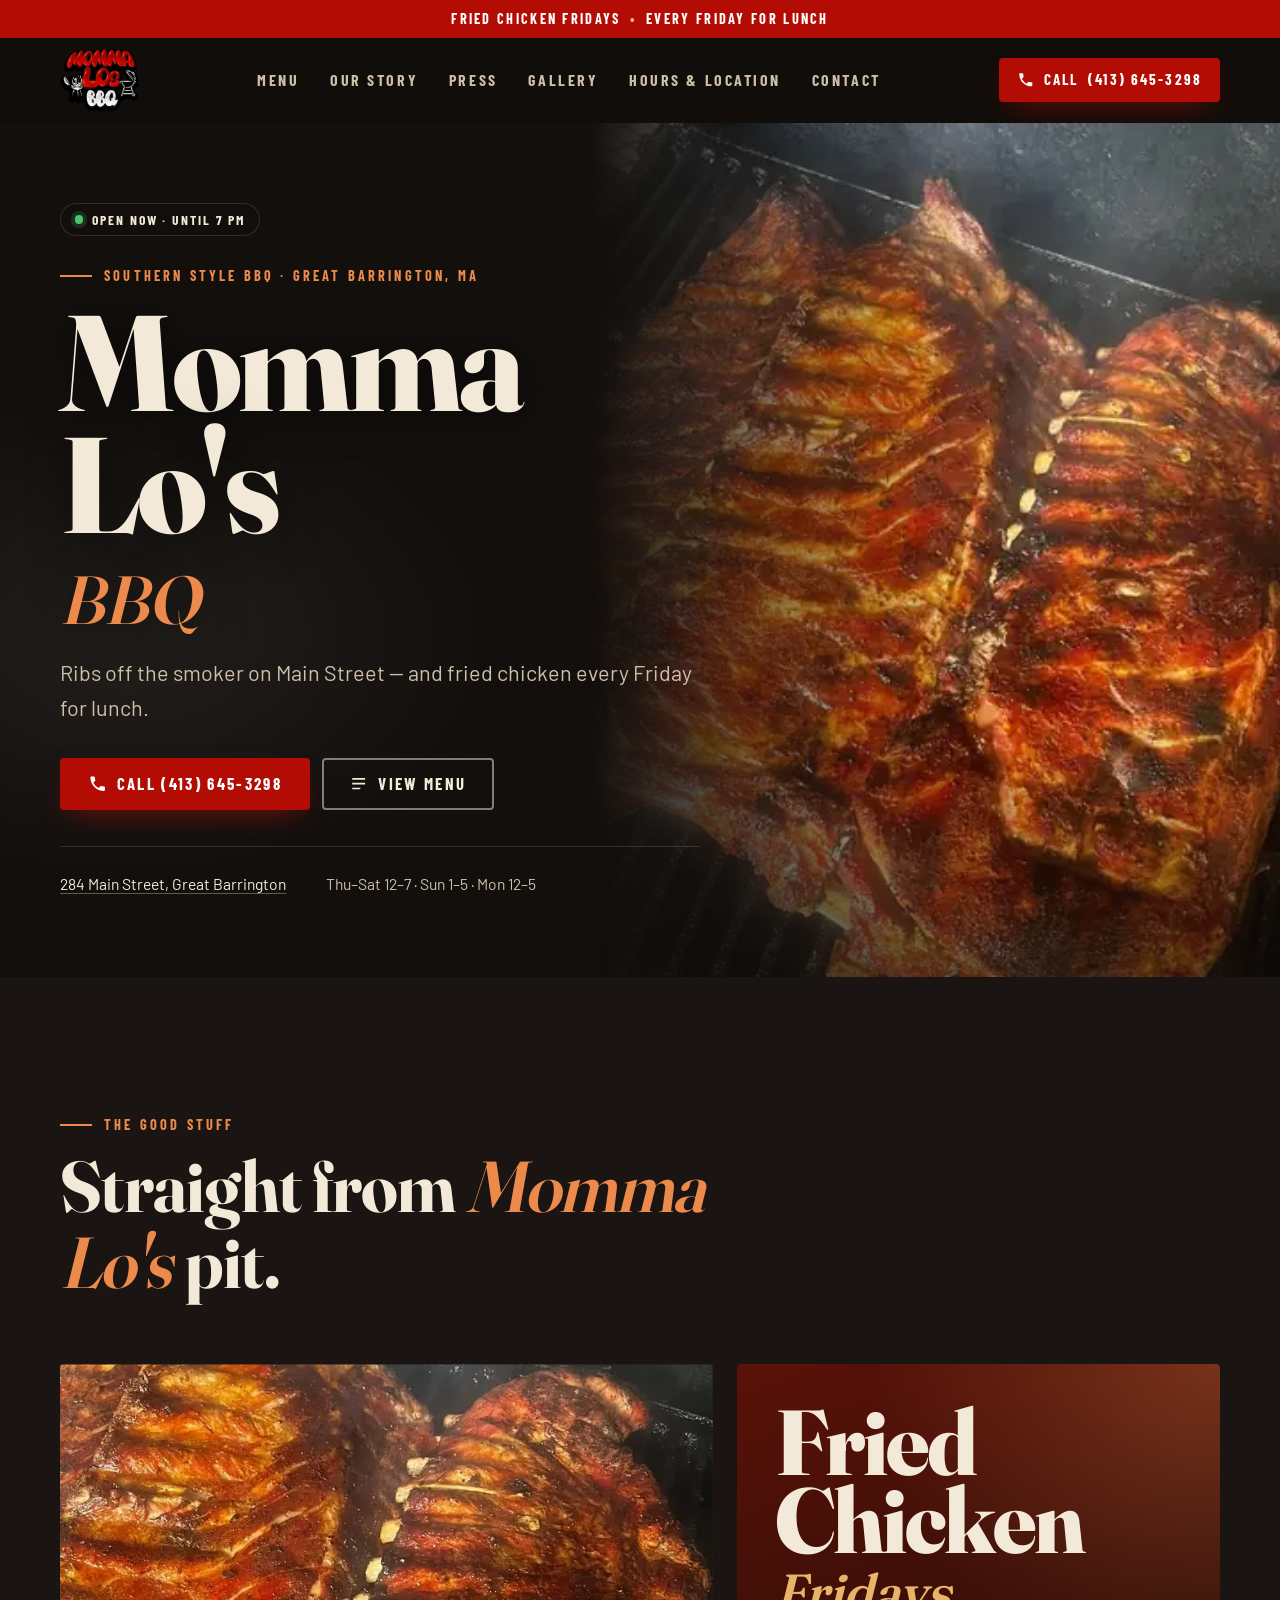
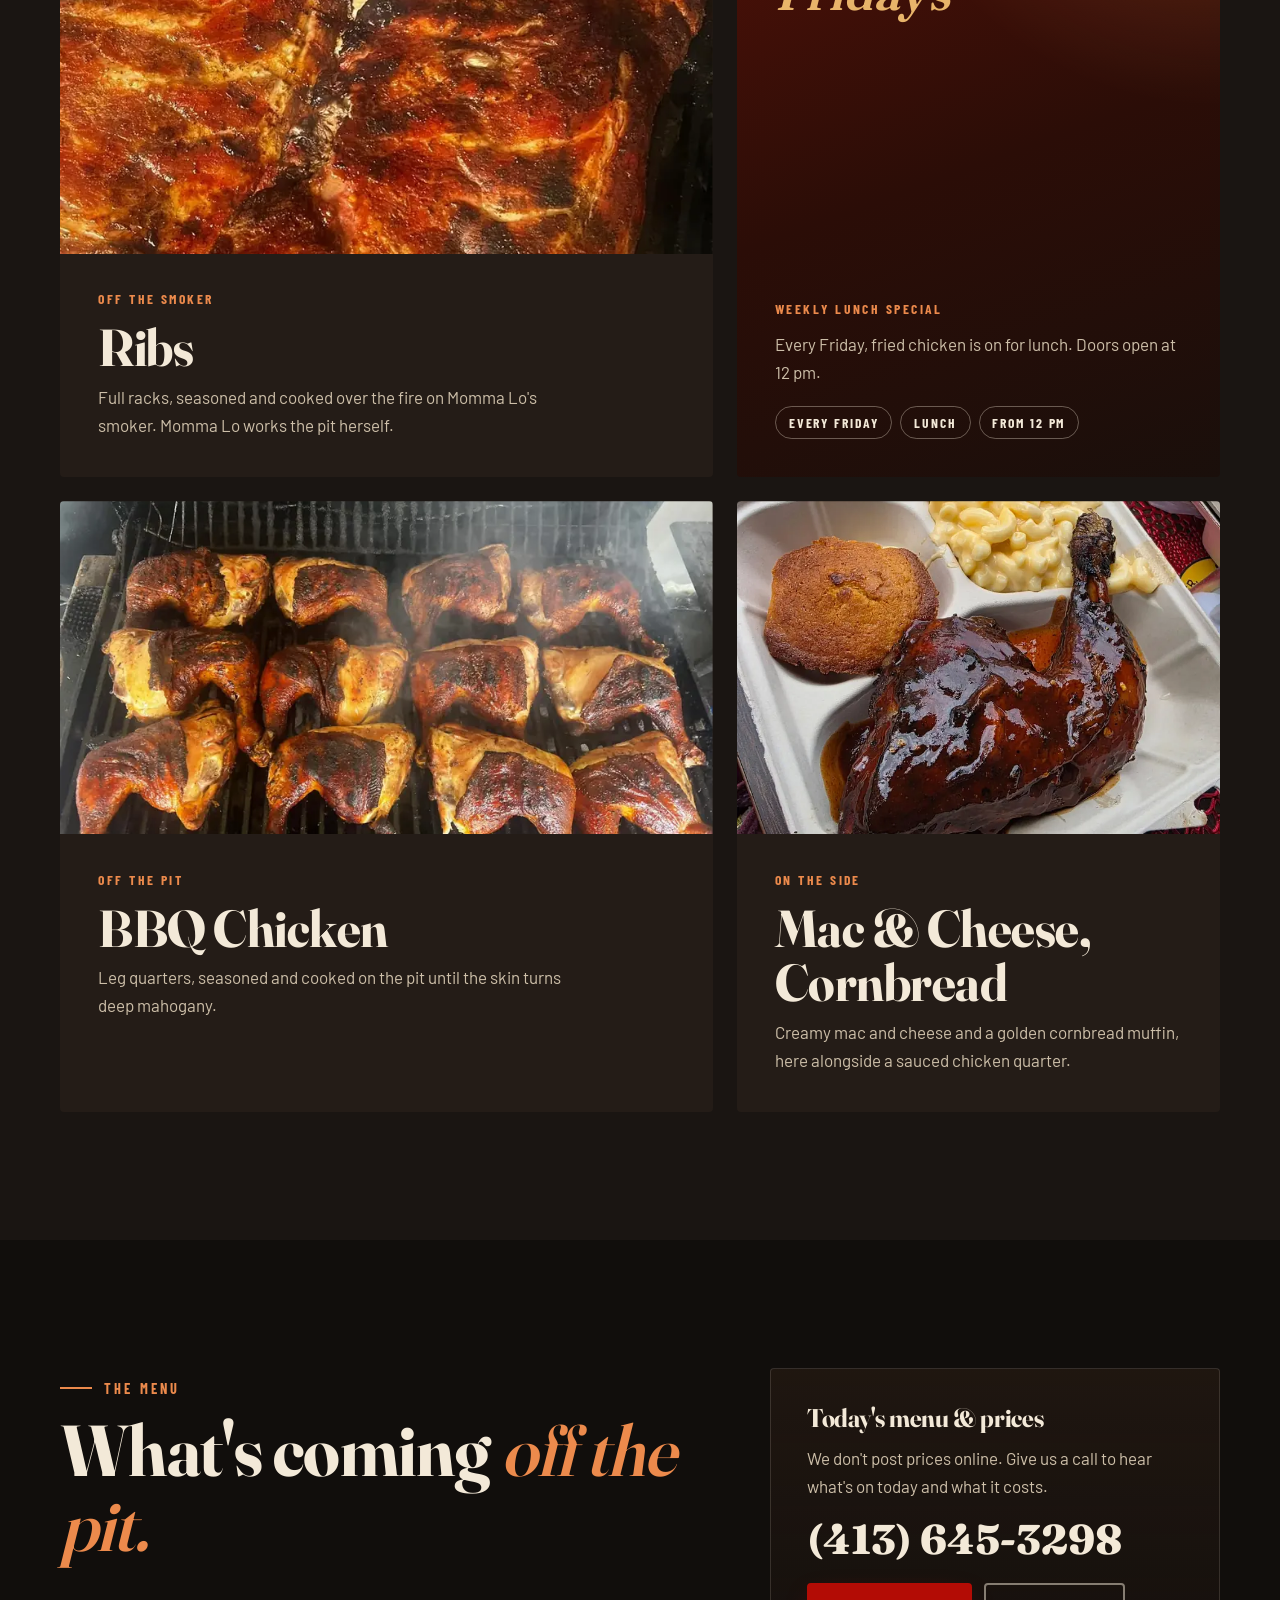
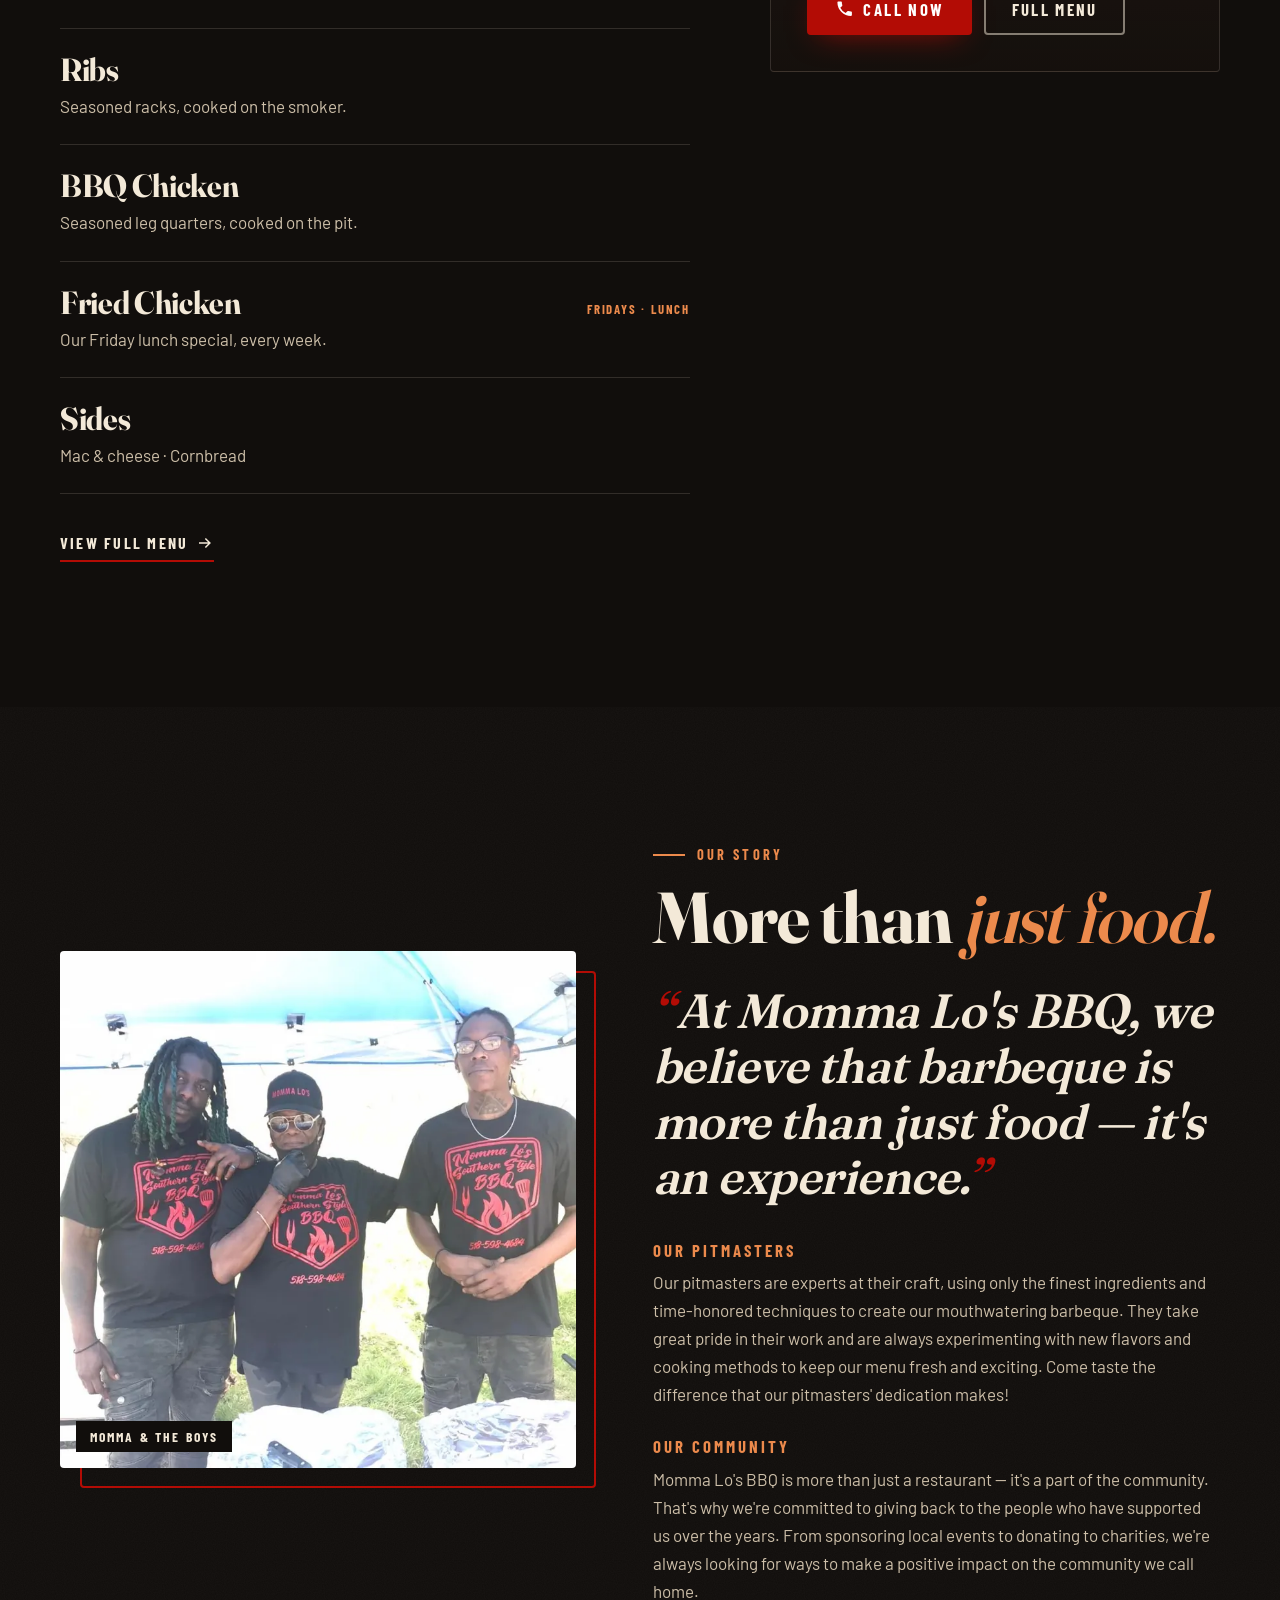
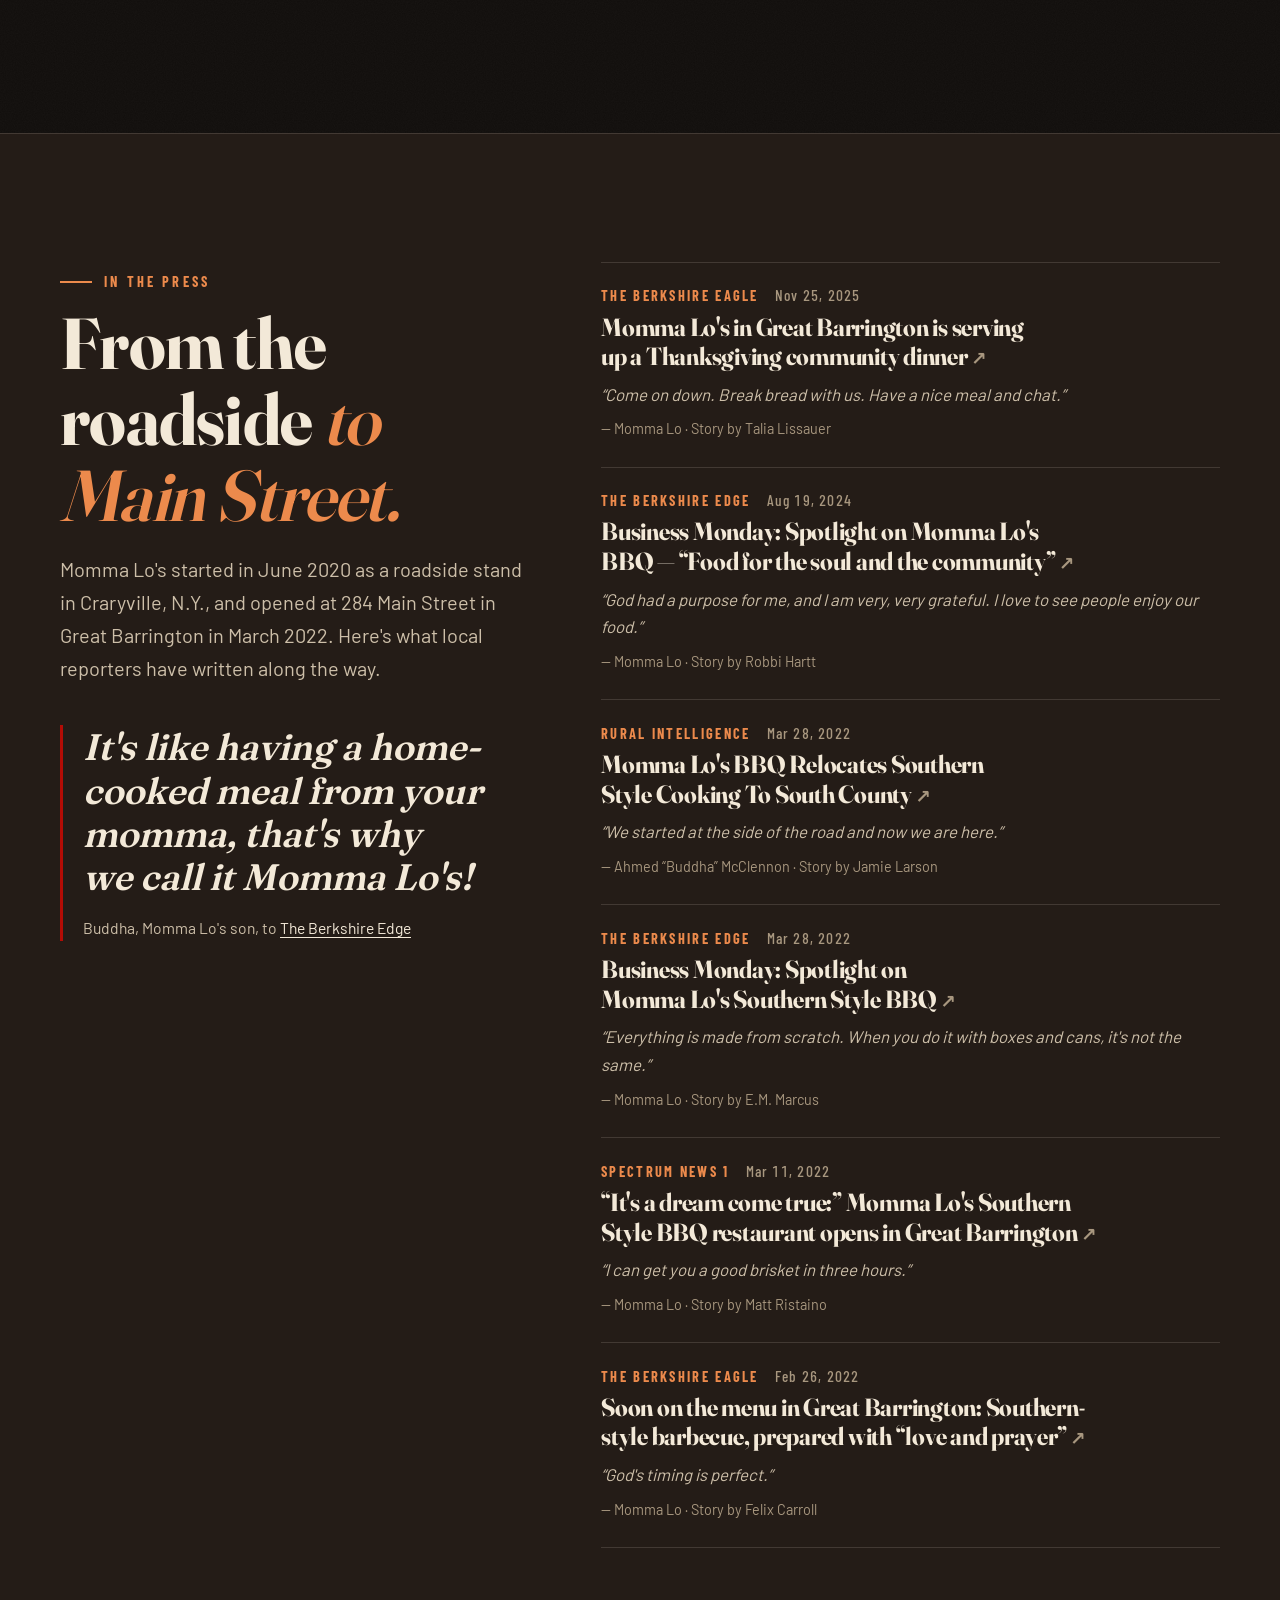
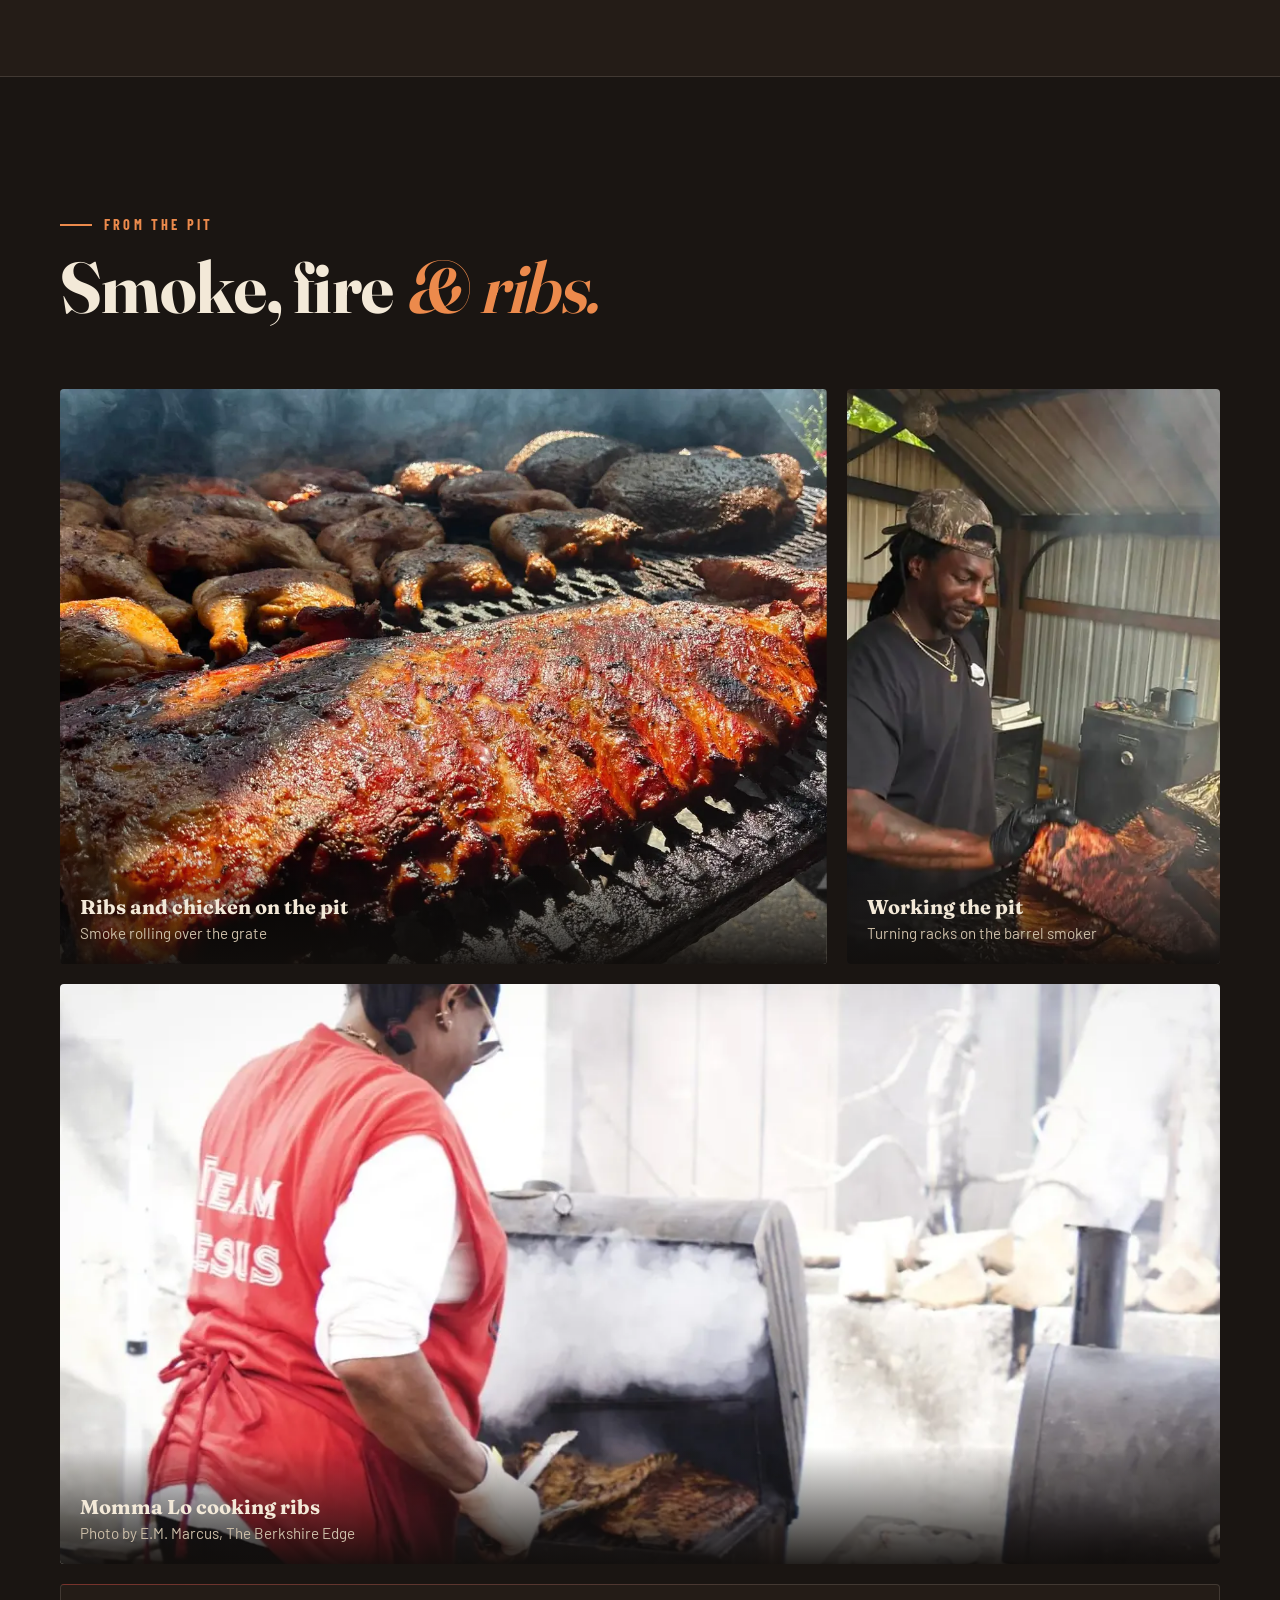
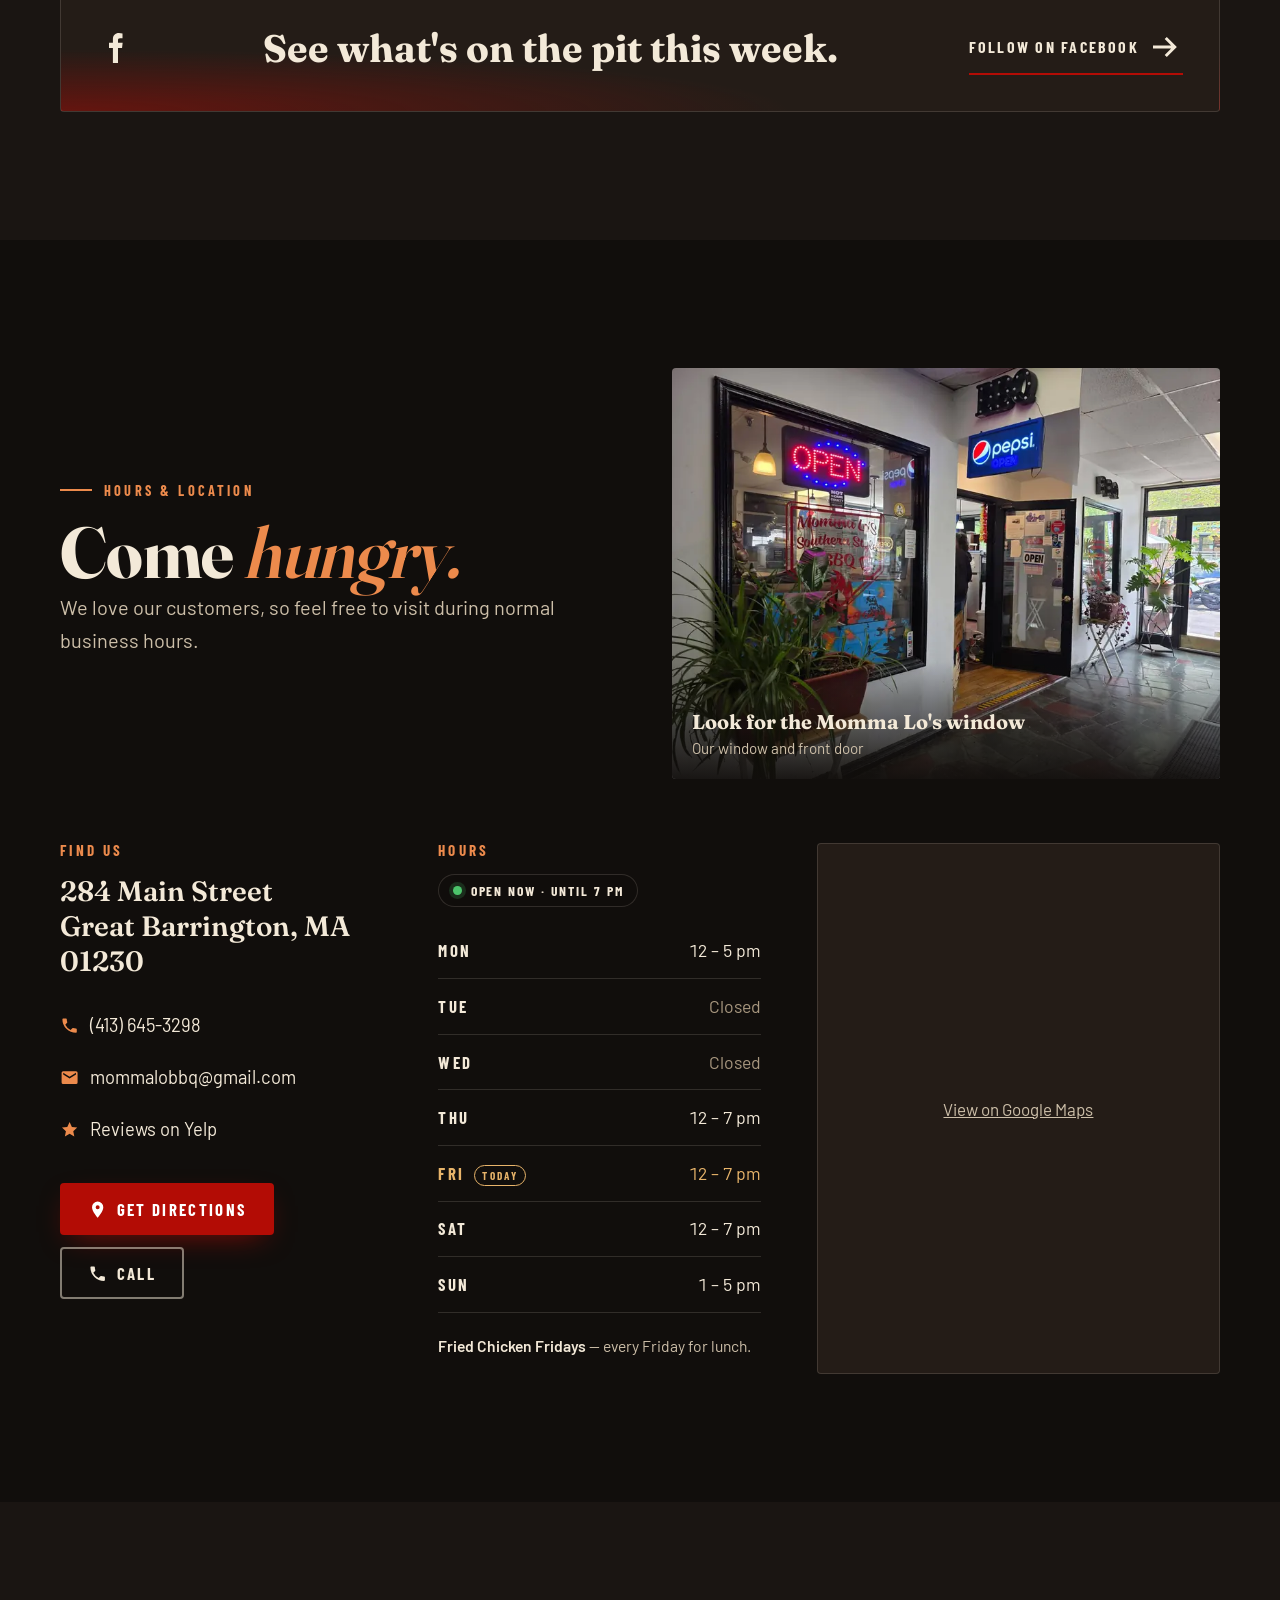
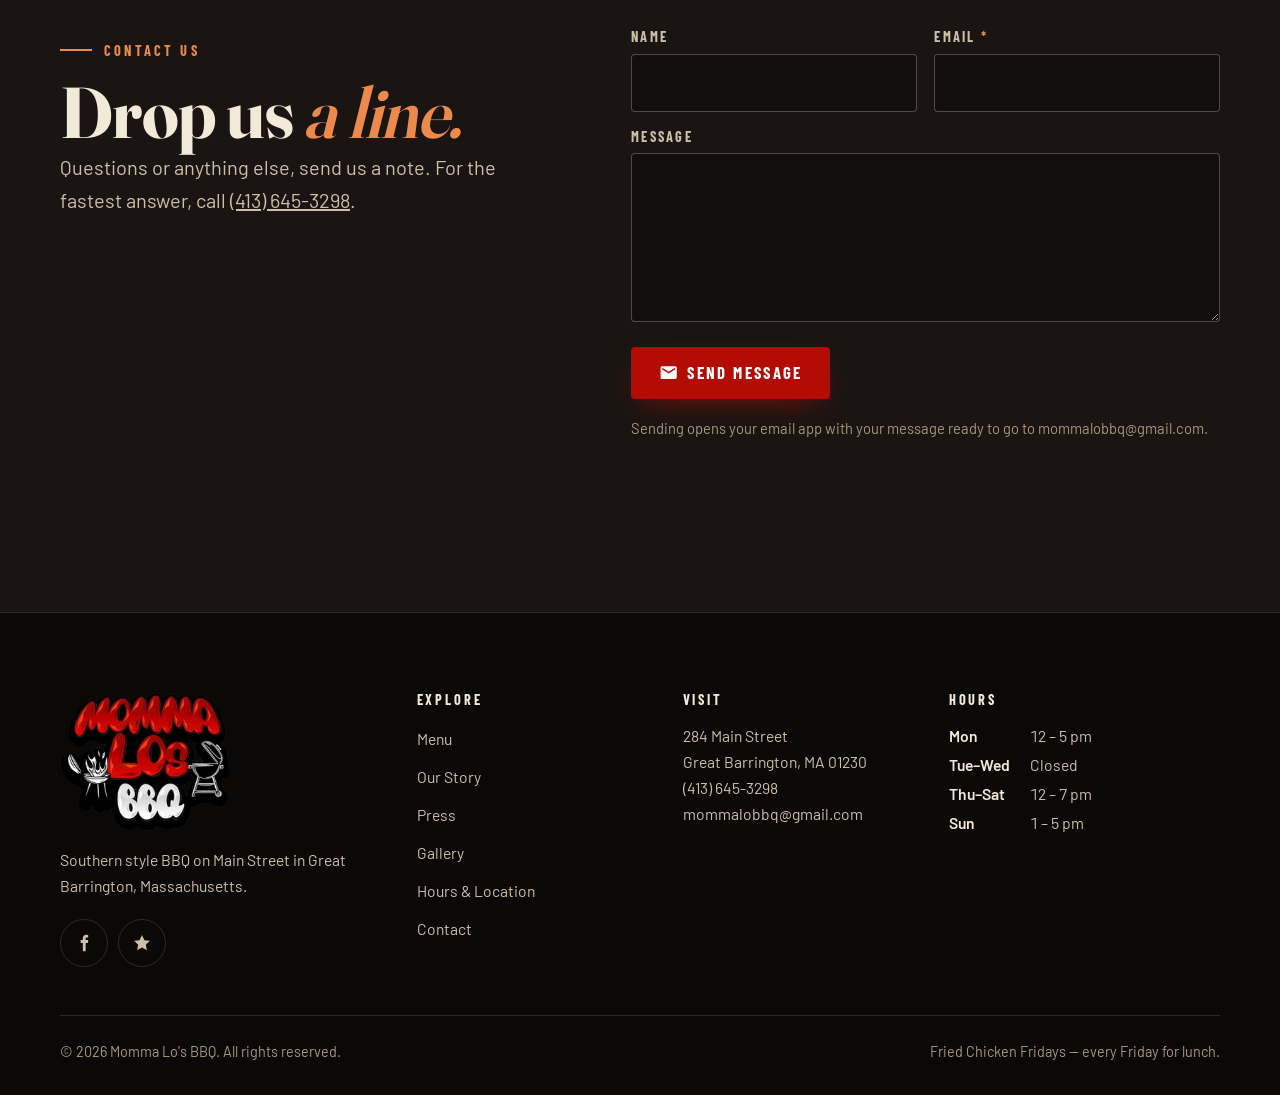
<file: index.html>
<!doctype html>
<html lang="en">
<head>
  <meta charset="utf-8">
  <meta name="viewport" content="width=device-width, initial-scale=1, viewport-fit=cover">
  <title>Momma Lo's BBQ | Southern Style BBQ in Great Barrington, MA</title>
  <meta name="description" content="Momma Lo's BBQ — Southern style BBQ at 284 Main Street, Great Barrington, MA. Fried Chicken Fridays every Friday for lunch. Hours, directions and contact: 413-645-3298.">
  <link rel="canonical" href="https://mommalosbbq.com/">
  <meta name="theme-color" content="#110e0c">

  <meta property="og:type" content="restaurant.restaurant">
  <meta property="og:site_name" content="Momma Lo's BBQ">
  <meta property="og:title" content="Momma Lo's BBQ | Great Barrington, MA">
  <meta property="og:description" content="Southern style BBQ on Main Street in Great Barrington. Fried Chicken Fridays — every Friday for lunch.">
  <meta property="og:url" content="https://mommalosbbq.com/">
  <meta property="og:image" content="https://mommalosbbq.com/assets/img/og-image.jpg">
  <meta property="og:image:width" content="1200">
  <meta property="og:image:height" content="630">
  <meta property="og:image:alt" content="Ribs and chicken quarters on the pit at Momma Lo's BBQ">
  <meta name="twitter:card" content="summary_large_image">

  <link rel="icon" href="assets/img/icon-32.png" sizes="32x32" type="image/png">
  <link rel="apple-touch-icon" href="assets/img/icon-180.png">
  <link rel="manifest" href="site.webmanifest">

  <link rel="preload" href="assets/fonts/fraunces-var.woff2" as="font" type="font/woff2" crossorigin>
  <link rel="preload" href="assets/fonts/barlow-condensed-700.woff2" as="font" type="font/woff2" crossorigin>
  <link rel="preload" as="image" type="image/webp" media="(max-width: 959px)"
        imagesrcset="assets/img/ribs-hero-sq-480.webp 480w, assets/img/ribs-hero-sq-720.webp 720w, assets/img/ribs-hero-sq-960.webp 960w"
        imagesizes="100vw">
  <link rel="preload" as="image" type="image/webp" media="(min-width: 960px)"
        imagesrcset="assets/img/ribs-smoker-800.webp 800w, assets/img/ribs-smoker-1200.webp 1200w, assets/img/ribs-smoker-1536.webp 1536w"
        imagesizes="54vw" fetchpriority="high">
  <link rel="stylesheet" href="assets/css/styles.css">

  <script type="application/ld+json">
  {
    "@context": "https://schema.org",
    "@type": "Restaurant",
    "@id": "https://mommalosbbq.com/#restaurant",
    "name": "Momma Lo's BBQ",
    "url": "https://mommalosbbq.com/",
    "logo": "https://mommalosbbq.com/assets/img/logo-480.png",
    "image": [
      "https://mommalosbbq.com/assets/img/og-image.jpg",
      "https://mommalosbbq.com/assets/img/ribs-smoker-1200.jpg",
      "https://mommalosbbq.com/assets/img/ribs-chicken-smoker-1200.jpg",
      "https://mommalosbbq.com/assets/img/chicken-quarters-1200.jpg",
      "https://mommalosbbq.com/assets/img/storefront-1200.jpg",
      "https://mommalosbbq.com/assets/img/momma-and-the-boys-958.jpg"
    ],
    "telephone": "+1-413-645-3298",
    "email": "mommalobbq@gmail.com",
    "servesCuisine": ["Barbecue", "Southern"],
    "hasMenu": "https://mommalosbbq.com/menu.html",
    "address": {
      "@type": "PostalAddress",
      "streetAddress": "284 Main Street",
      "addressLocality": "Great Barrington",
      "addressRegion": "MA",
      "postalCode": "01230",
      "addressCountry": "US"
    },
    "openingHoursSpecification": [
      { "@type": "OpeningHoursSpecification", "dayOfWeek": "Monday", "opens": "12:00", "closes": "17:00" },
      { "@type": "OpeningHoursSpecification", "dayOfWeek": ["Thursday", "Friday", "Saturday"], "opens": "12:00", "closes": "19:00" },
      { "@type": "OpeningHoursSpecification", "dayOfWeek": "Sunday", "opens": "13:00", "closes": "17:00" }
    ],
    "subjectOf": [
      {"@type": "NewsArticle", "headline": "Momma Lo's in Great Barrington is serving up a Thanksgiving community dinner", "datePublished": "2025-11-25", "url": "https://www.berkshireeagle.com/news/southern_berkshires/mama-lo-free-thanksgiving-meal/article_2bcaf574-832b-4d50-8cab-18d1e48f5bcf.html", "publisher": {"@type": "Organization", "name": "The Berkshire Eagle"}, "author": {"@type": "Person", "name": "Talia Lissauer"}},
      {"@type": "NewsArticle", "headline": "Business Monday: Spotlight on Momma Lo's BBQ — “Food for the soul and the community”", "datePublished": "2024-08-19", "url": "https://theberkshireedge.com/business-monday-spotlight-on-momma-los-bbq-food-for-the-soul-and-the-community/", "publisher": {"@type": "Organization", "name": "The Berkshire Edge"}, "author": {"@type": "Person", "name": "Robbi Hartt"}},
      {"@type": "NewsArticle", "headline": "Momma Lo's BBQ Relocates Southern Style Cooking To South County", "datePublished": "2022-03-28", "url": "https://ruralintelligence.com/food/momma-los-bbq-relocates-southern-style-cooking-to-south-county", "publisher": {"@type": "Organization", "name": "Rural Intelligence"}, "author": {"@type": "Person", "name": "Jamie Larson"}},
      {"@type": "NewsArticle", "headline": "Business Monday: Spotlight on Momma Lo's Southern Style BBQ", "datePublished": "2022-03-28", "url": "https://theberkshireedge.com/business-monday-momma-los-southern-style-bbq/", "publisher": {"@type": "Organization", "name": "The Berkshire Edge"}, "author": {"@type": "Person", "name": "E.M. Marcus"}},
      {"@type": "NewsArticle", "headline": "“It's a dream come true:” Momma Lo's Southern Style BBQ restaurant opens in Great Barrington", "datePublished": "2022-03-11", "url": "https://spectrumnews1.com/ma/worcester/news/2022/03/11/momma-lo-s-bbq", "publisher": {"@type": "Organization", "name": "Spectrum News 1"}, "author": {"@type": "Person", "name": "Matt Ristaino"}},
      {"@type": "NewsArticle", "headline": "Soon on the menu in Great Barrington: Southern-style barbecue, prepared with “love and prayer”", "datePublished": "2022-02-26", "url": "https://www.berkshireeagle.com/business/momma-los-southern-style-bbq-opens-in-great-barrington/article_750f63a4-94eb-11ec-9415-cf6c11c5851e.html", "publisher": {"@type": "Organization", "name": "The Berkshire Eagle"}, "author": {"@type": "Person", "name": "Felix Carroll"}}
    ],
    "sameAs": [
      "https://www.facebook.com/MommaLOs",
      "https://www.yelp.com/biz/momma-los-bbq-great-barrington"
    ]
  }
  </script>
  <script src="assets/js/main.js" defer></script>
</head>
<body>
  <svg width="0" height="0" style="position:absolute" aria-hidden="true" focusable="false">
    <symbol id="i-phone" viewBox="0 0 24 24"><path fill="currentColor" d="M6.6 10.8a15.2 15.2 0 0 0 6.6 6.6l2.2-2.2a1 1 0 0 1 1-.25 11.4 11.4 0 0 0 3.6.57 1 1 0 0 1 1 1V20a1 1 0 0 1-1 1A17 17 0 0 1 3 4a1 1 0 0 1 1-1h3.5a1 1 0 0 1 1 1c0 1.25.2 2.45.57 3.57a1 1 0 0 1-.25 1z"/></symbol>
    <symbol id="i-pin" viewBox="0 0 24 24"><path fill="currentColor" d="M12 2a7 7 0 0 0-7 7c0 5.25 7 13 7 13s7-7.75 7-13a7 7 0 0 0-7-7zm0 9.5A2.5 2.5 0 1 1 12 6.5a2.5 2.5 0 0 1 0 5z"/></symbol>
    <symbol id="i-mail" viewBox="0 0 24 24"><path fill="currentColor" d="M20 4H4a2 2 0 0 0-2 2v12a2 2 0 0 0 2 2h16a2 2 0 0 0 2-2V6a2 2 0 0 0-2-2zm0 4.2-8 5-8-5V6l8 5 8-5z"/></symbol>
    <symbol id="i-menu" viewBox="0 0 24 24"><path fill="currentColor" d="M4 5h16v2H4zm0 6h16v2H4zm0 6h10v2H4z"/></symbol>
    <symbol id="i-arrow" viewBox="0 0 24 24"><path fill="currentColor" d="M13.2 5.3 19.9 12l-6.7 6.7-1.4-1.4 4.3-4.3H4v-2h12.1l-4.3-4.3z"/></symbol>
    <symbol id="i-facebook" viewBox="0 0 24 24"><path fill="currentColor" d="M14 8.5V6.8c0-.8.2-1.3 1.4-1.3H17V2.3A22 22 0 0 0 14.6 2C12.2 2 10.6 3.5 10.6 6.2v2.3H8V12h2.6v10H14V12h2.7l.4-3.5z"/></symbol>
    <symbol id="i-star" viewBox="0 0 24 24"><path fill="currentColor" d="m12 2.5 2.9 6.1 6.6.8-4.9 4.6 1.3 6.6L12 17.3l-5.9 3.3 1.3-6.6-4.9-4.6 6.6-.8z"/></symbol>
  </svg>

  <a class="skip-link" href="#main">Skip to content</a>

  <aside class="announce" aria-label="Weekly special">
    <a href="#fried-chicken-fridays"><span>Fried Chicken Fridays</span><span class="dot" aria-hidden="true">•</span><span class="long">Every Friday for lunch</span><span class="short">Lunch</span></a>
  </aside>

  <header class="site-header">
    <div class="wrap header-inner">
      <a class="brand" href="./" aria-label="Momma Lo's BBQ — home">
        <picture>
          <source type="image/webp" srcset="assets/img/logo-240.webp 1x, assets/img/logo-480.webp 2x">
          <img src="assets/img/logo-240.png" width="240" height="195" alt="Momma Lo's BBQ">
        </picture>
      </a>
      <nav class="nav-links" aria-label="Main">
        <a href="menu.html">Menu</a>
        <a href="#story">Our Story</a>
        <a href="#press">Press</a>
        <a href="#gallery">Gallery</a>
        <a href="#visit">Hours &amp; Location</a>
        <a href="#contact">Contact</a>
      </nav>
      <div class="header-actions">
        <a class="btn btn--primary btn--sm header-call" href="tel:+14136453298" aria-label="Call Momma Lo's BBQ at 413-645-3298">
          <svg aria-hidden="true"><use href="#i-phone"/></svg><span>Call</span><span class="num">(413) 645-3298</span>
        </a>
        <button class="menu-toggle" type="button" aria-expanded="false" aria-controls="mobile-nav" aria-label="Open menu"><span></span></button>
      </div>
    </div>
  </header>

  <nav class="mobile-nav" id="mobile-nav" aria-label="Main">
    <ul>
      <li><a href="menu.html">Menu</a></li>
      <li><a href="#story">Our Story</a></li>
      <li><a href="#press">Press</a></li>
      <li><a href="#gallery">Gallery</a></li>
      <li><a href="#visit">Hours &amp; Location</a></li>
      <li><a href="#contact">Contact</a></li>
    </ul>
    <div class="mobile-nav-meta">
      <p><a href="tel:+14136453298">(413) 645-3298</a><br>284 Main Street, Great Barrington, MA</p>
      <a class="btn btn--primary" href="tel:+14136453298"><svg aria-hidden="true"><use href="#i-phone"/></svg>Call us</a>
    </div>
  </nav>

  <main id="main">
    <!-- HERO -->
    <section class="hero grain" aria-labelledby="hero-title">
      <div class="hero-media">
        <picture>
          <source type="image/webp" media="(max-width: 959px)" sizes="100vw"
                  srcset="assets/img/ribs-hero-sq-480.webp 480w, assets/img/ribs-hero-sq-720.webp 720w, assets/img/ribs-hero-sq-960.webp 960w">
          <source type="image/webp" sizes="54vw"
                  srcset="assets/img/ribs-smoker-480.webp 480w, assets/img/ribs-smoker-800.webp 800w, assets/img/ribs-smoker-1200.webp 1200w, assets/img/ribs-smoker-1536.webp 1536w">
          <img src="assets/img/ribs-smoker-1200.jpg" sizes="(min-width: 960px) 54vw, 100vw"
               srcset="assets/img/ribs-smoker-480.jpg 480w, assets/img/ribs-smoker-800.jpg 800w, assets/img/ribs-smoker-1200.jpg 1200w, assets/img/ribs-smoker-1536.jpg 1536w"
               width="1536" height="2048" fetchpriority="high"
               alt="Two full racks of seasoned, caramelized ribs on the grate of Momma Lo's smoker">
        </picture>
      </div>
      <div class="smoke" aria-hidden="true"></div>
      <div class="wrap hero-copy">
        <p class="hero-status"><span class="status" data-status role="status"></span></p>
        <p class="eyebrow">Southern Style BBQ · Great Barrington, MA</p>
        <h1 id="hero-title">Momma Lo's<span class="script">BBQ</span></h1>
        <p class="hero-tagline">Ribs off the smoker on Main Street — and fried chicken every Friday for lunch.</p>
        <div class="hero-ctas">
          <a class="btn btn--primary" href="tel:+14136453298"><svg aria-hidden="true"><use href="#i-phone"/></svg>Call (413) 645-3298</a>
          <a class="btn" href="menu.html"><svg aria-hidden="true"><use href="#i-menu"/></svg>View Menu</a>
        </div>
        <div class="hero-meta">
          <span><a href="https://www.google.com/maps/dir/?api=1&amp;destination=284+Main+Street%2C+Great+Barrington%2C+MA+01230" target="_blank" rel="noopener">284 Main Street, Great Barrington<span class="visually-hidden"> (opens directions in a new tab)</span></a></span>
          <span>Thu–Sat 12–7 · Sun 1–5 · Mon 12–5</span>
        </div>
      </div>
    </section>

    <!-- SIGNATURE -->
    <section class="section signature" aria-labelledby="sig-title">
      <div class="wrap">
        <div class="section-head reveal">
          <p class="eyebrow">The Good Stuff</p>
          <h2 class="section-title" id="sig-title">Straight from <em>Momma Lo's</em> pit.</h2>
        </div>
        <div class="sig-grid">
          <article class="sig-card sig-card--ribs reveal">
            <div class="media reveal-img">
              <picture>
                <source type="image/webp" sizes="(min-width: 860px) 58vw, 100vw" srcset="assets/img/ribs-closeup-480.webp 480w, assets/img/ribs-closeup-800.webp 800w, assets/img/ribs-closeup-1100.webp 1100w">
                <img src="assets/img/ribs-closeup-800.jpg" sizes="(min-width: 860px) 58vw, 100vw" srcset="assets/img/ribs-closeup-480.jpg 480w, assets/img/ribs-closeup-800.jpg 800w, assets/img/ribs-closeup-1100.jpg 1100w"
                     width="1100" height="825" loading="lazy" decoding="async"
                     alt="Close-up of the seasoned, smoky bark on a rack of ribs">
              </picture>
            </div>
            <div class="body">
              <span class="tag">Off the smoker</span>
              <h3>Ribs</h3>
              <p>Full racks, seasoned and cooked over the fire on Momma Lo's smoker. Momma Lo works the pit herself.</p>
            </div>
          </article>

          <article class="sig-card sig-card--friday reveal" id="fried-chicken-fridays">
            <p class="big" aria-hidden="true">Fried<br>Chicken<em>Fridays</em></p>
            <div class="body">
              <span class="tag">Weekly lunch special</span>
              <h3 class="visually-hidden">Fried Chicken Fridays</h3>
              <p>Every Friday, fried chicken is on for lunch. Doors open at 12 pm.</p>
              <div class="when"><span class="chip">Every Friday</span><span class="chip">Lunch</span><span class="chip">From 12 pm</span></div>
            </div>
          </article>

          <article class="sig-card reveal">
            <div class="media reveal-img">
              <picture>
              <source type="image/webp" sizes="(min-width: 860px) 58vw, 100vw" srcset="assets/img/chicken-quarters-480.webp 480w, assets/img/chicken-quarters-800.webp 800w, assets/img/chicken-quarters-1200.webp 1200w">
              <img src="assets/img/chicken-quarters-800.jpg" sizes="(min-width: 860px) 58vw, 100vw" srcset="assets/img/chicken-quarters-480.jpg 480w, assets/img/chicken-quarters-800.jpg 800w, assets/img/chicken-quarters-1200.jpg 1200w"
                   width="1200" height="900" loading="lazy" decoding="async"
                   alt="Twelve seasoned chicken leg quarters with dark, crisped skin, lined up on the grill">
            </picture>
            </div>
            <div class="body">
              <span class="tag">Off the pit</span>
              <h3>BBQ Chicken</h3>
              <p>Leg quarters, seasoned and cooked on the pit until the skin turns deep mahogany.</p>
            </div>
          </article>

          <article class="sig-card reveal">
            <div class="media reveal-img">
              <picture>
              <source type="image/webp" sizes="(min-width: 860px) 42vw, 100vw" srcset="assets/img/bbq-chicken-plate-480.webp 480w, assets/img/bbq-chicken-plate-800.webp 800w, assets/img/bbq-chicken-plate-1200.webp 1200w">
              <img src="assets/img/bbq-chicken-plate-800.jpg" sizes="(min-width: 860px) 42vw, 100vw" srcset="assets/img/bbq-chicken-plate-480.jpg 480w, assets/img/bbq-chicken-plate-800.jpg 800w, assets/img/bbq-chicken-plate-1200.jpg 1200w"
                   width="1200" height="900" loading="lazy" decoding="async"
                   alt="A BBQ chicken quarter glazed in sauce, with mac and cheese and a cornbread muffin, in a takeout box">
            </picture>
            </div>
            <div class="body">
              <span class="tag">On the side</span>
              <h3>Mac &amp; Cheese, Cornbread</h3>
              <p>Creamy mac and cheese and a golden cornbread muffin, here alongside a sauced chicken quarter.</p>
            </div>
          </article>
        </div>
      </div>
    </section>

    <!-- MENU PREVIEW -->
    <section class="section" id="menu" aria-labelledby="menu-title">
      <div class="wrap menu-preview-grid">
        <div>
          <div class="section-head reveal">
            <p class="eyebrow">The Menu</p>
            <h2 class="section-title" id="menu-title">What's coming <em>off the pit.</em></h2>
          </div>
          <div class="menu-board reveal">
            <div class="menu-item">
              <h3>Ribs</h3>
              <p>Seasoned racks, cooked on the smoker.</p>
            </div>
            <div class="menu-item">
              <h3>BBQ Chicken</h3>
              <p>Seasoned leg quarters, cooked on the pit.</p>
            </div>
            <div class="menu-item">
              <h3>Fried Chicken</h3>
              <span class="note">Fridays · Lunch</span>
              <p>Our Friday lunch special, every week.</p>
            </div>
            <div class="menu-item">
              <h3>Sides</h3>
              <p>Mac &amp; cheese · Cornbread</p>
            </div>
          </div>
          <p class="reveal" style="margin-top:2rem"><a class="text-link" href="menu.html">View full menu <svg width="18" height="18" aria-hidden="true"><use href="#i-arrow"/></svg></a></p>
        </div>
        <aside class="menu-callout reveal" aria-labelledby="today-title">
          <h3 id="today-title">Today's menu &amp; prices</h3>
          <p>We don't post prices online. Give us a call to hear what's on today and what it costs.</p>
          <a class="phone-big" href="tel:+14136453298">(413) 645-3298</a>
          <div class="btns">
            <a class="btn btn--primary" href="tel:+14136453298"><svg aria-hidden="true"><use href="#i-phone"/></svg>Call now</a>
            <a class="btn" href="menu.html">Full menu</a>
          </div>
        </aside>
      </div>
    </section>

    <!-- STORY -->
    <section class="section story grain" id="story" aria-labelledby="story-title">
      <div class="wrap story-grid">
        <figure class="story-photo reveal" style="margin:0">
          <picture>
            <source type="image/webp" sizes="(min-width: 900px) 45vw, 100vw" srcset="assets/img/momma-and-the-boys-480.webp 480w, assets/img/momma-and-the-boys-800.webp 800w, assets/img/momma-and-the-boys-958.webp 958w">
            <img src="assets/img/momma-and-the-boys-800.jpg" sizes="(min-width: 900px) 45vw, 100vw" srcset="assets/img/momma-and-the-boys-480.jpg 480w, assets/img/momma-and-the-boys-800.jpg 800w, assets/img/momma-and-the-boys-958.jpg 958w"
                 width="958" height="960" loading="lazy" decoding="async"
                 alt="Momma Lo, in a Momma Lo's cap and sunglasses, stands between two of her crew. All three wear black Momma Lo's Southern Style BBQ shirts.">
          </picture>
          <figcaption>Momma &amp; The Boys</figcaption>
        </figure>
        <div class="reveal">
          <p class="eyebrow">Our Story</p>
          <h2 class="section-title" id="story-title" style="margin-bottom:1.75rem">More than <em>just food.</em></h2>
          <blockquote class="pullquote">At Momma Lo's BBQ, we believe that barbeque is more than just food — it's an experience.</blockquote>
          <div class="pillars">
            <div class="pillar">
              <h3>Our Pitmasters</h3>
              <p>Our pitmasters are experts at their craft, using only the finest ingredients and time-honored techniques to create our mouthwatering barbeque. They take great pride in their work and are always experimenting with new flavors and cooking methods to keep our menu fresh and exciting. Come taste the difference that our pitmasters' dedication makes!</p>
            </div>
            <div class="pillar">
              <h3>Our Community</h3>
              <p>Momma Lo's BBQ is more than just a restaurant — it's a part of the community. That's why we're committed to giving back to the people who have supported us over the years. From sponsoring local events to donating to charities, we're always looking for ways to make a positive impact on the community we call home.</p>
            </div>
          </div>
        </div>
      </div>
    </section>

    <!-- PRESS -->
    <section class="section press" id="press" aria-labelledby="press-title">
      <div class="wrap press-grid">
        <div class="press-intro reveal">
          <p class="eyebrow">In the Press</p>
          <h2 class="section-title" id="press-title">From the roadside <em>to Main Street.</em></h2>
          <p class="lede">Momma Lo's started in June 2020 as a roadside stand in Craryville, N.Y., and opened at 284 Main Street in Great Barrington in March 2022. Here's what local reporters have written along the way.</p>
          <figure class="press-feature">
            <blockquote><p>It's like having a home-cooked meal from your momma, that's why we call it Momma Lo's!</p></blockquote>
            <figcaption>Buddha, Momma Lo's son, to <a href="https://theberkshireedge.com/business-monday-momma-los-southern-style-bbq/" target="_blank" rel="noopener">The Berkshire Edge<span class="visually-hidden"> (opens in a new tab)</span></a></figcaption>
          </figure>
        </div>
        <ol class="press-list reveal">
            <li class="clip">
              <p class="clip-meta"><span class="outlet">The Berkshire Eagle</span><time datetime="2025-11-25">Nov 25, 2025</time></p>
              <h3><a href="https://www.berkshireeagle.com/news/southern_berkshires/mama-lo-free-thanksgiving-meal/article_2bcaf574-832b-4d50-8cab-18d1e48f5bcf.html" target="_blank" rel="noopener">Momma Lo&#x27;s in Great Barrington is serving up a Thanksgiving community dinner<span class="visually-hidden"> (The Berkshire Eagle, opens in a new tab)</span></a></h3>
              <blockquote><p>“Come on down. Break bread with us. Have a nice meal and chat.”</p></blockquote>
              <p class="clip-by">— Momma Lo · Story by Talia Lissauer</p>
            </li>
            <li class="clip">
              <p class="clip-meta"><span class="outlet">The Berkshire Edge</span><time datetime="2024-08-19">Aug 19, 2024</time></p>
              <h3><a href="https://theberkshireedge.com/business-monday-spotlight-on-momma-los-bbq-food-for-the-soul-and-the-community/" target="_blank" rel="noopener">Business Monday: Spotlight on Momma Lo&#x27;s BBQ — “Food for the soul and the community”<span class="visually-hidden"> (The Berkshire Edge, opens in a new tab)</span></a></h3>
              <blockquote><p>“God had a purpose for me, and I am very, very grateful. I love to see people enjoy our food.”</p></blockquote>
              <p class="clip-by">— Momma Lo · Story by Robbi Hartt</p>
            </li>
            <li class="clip">
              <p class="clip-meta"><span class="outlet">Rural Intelligence</span><time datetime="2022-03-28">Mar 28, 2022</time></p>
              <h3><a href="https://ruralintelligence.com/food/momma-los-bbq-relocates-southern-style-cooking-to-south-county" target="_blank" rel="noopener">Momma Lo&#x27;s BBQ Relocates Southern Style Cooking To South County<span class="visually-hidden"> (Rural Intelligence, opens in a new tab)</span></a></h3>
              <blockquote><p>“We started at the side of the road and now we are here.”</p></blockquote>
              <p class="clip-by">— Ahmed “Buddha” McClennon · Story by Jamie Larson</p>
            </li>
            <li class="clip">
              <p class="clip-meta"><span class="outlet">The Berkshire Edge</span><time datetime="2022-03-28">Mar 28, 2022</time></p>
              <h3><a href="https://theberkshireedge.com/business-monday-momma-los-southern-style-bbq/" target="_blank" rel="noopener">Business Monday: Spotlight on Momma Lo&#x27;s Southern Style BBQ<span class="visually-hidden"> (The Berkshire Edge, opens in a new tab)</span></a></h3>
              <blockquote><p>“Everything is made from scratch. When you do it with boxes and cans, it&#x27;s not the same.”</p></blockquote>
              <p class="clip-by">— Momma Lo · Story by E.M. Marcus</p>
            </li>
            <li class="clip">
              <p class="clip-meta"><span class="outlet">Spectrum News 1</span><time datetime="2022-03-11">Mar 11, 2022</time></p>
              <h3><a href="https://spectrumnews1.com/ma/worcester/news/2022/03/11/momma-lo-s-bbq" target="_blank" rel="noopener">“It&#x27;s a dream come true:” Momma Lo&#x27;s Southern Style BBQ restaurant opens in Great Barrington<span class="visually-hidden"> (Spectrum News 1, opens in a new tab)</span></a></h3>
              <blockquote><p>“I can get you a good brisket in three hours.”</p></blockquote>
              <p class="clip-by">— Momma Lo · Story by Matt Ristaino</p>
            </li>
            <li class="clip">
              <p class="clip-meta"><span class="outlet">The Berkshire Eagle</span><time datetime="2022-02-26">Feb 26, 2022</time></p>
              <h3><a href="https://www.berkshireeagle.com/business/momma-los-southern-style-bbq-opens-in-great-barrington/article_750f63a4-94eb-11ec-9415-cf6c11c5851e.html" target="_blank" rel="noopener">Soon on the menu in Great Barrington: Southern-style barbecue, prepared with “love and prayer”<span class="visually-hidden"> (The Berkshire Eagle, opens in a new tab)</span></a></h3>
              <blockquote><p>“God&#x27;s timing is perfect.”</p></blockquote>
              <p class="clip-by">— Momma Lo · Story by Felix Carroll</p>
            </li>
        </ol>
      </div>
    </section>

    <!-- GALLERY -->
    <section class="section gallery" id="gallery" aria-labelledby="gallery-title">
      <div class="wrap">
        <div class="section-head reveal">
          <p class="eyebrow">From the Pit</p>
          <h2 class="section-title" id="gallery-title">Smoke, fire <em>&amp; ribs.</em></h2>
        </div>
        <div class="gallery-grid">
          <figure class="g-item g-wide reveal-img">
            <picture>
              <source type="image/webp" sizes="(min-width: 760px) 66vw, 100vw" srcset="assets/img/ribs-chicken-smoker-480.webp 480w, assets/img/ribs-chicken-smoker-800.webp 800w, assets/img/ribs-chicken-smoker-1200.webp 1200w, assets/img/ribs-chicken-smoker-1600.webp 1600w">
              <img src="assets/img/ribs-chicken-smoker-800.jpg" sizes="(min-width: 760px) 66vw, 100vw" srcset="assets/img/ribs-chicken-smoker-480.jpg 480w, assets/img/ribs-chicken-smoker-800.jpg 800w, assets/img/ribs-chicken-smoker-1200.jpg 1200w, assets/img/ribs-chicken-smoker-1600.jpg 1600w"
                   width="1600" height="1200" loading="lazy" decoding="async"
                   alt="A rack of ribs with a glossy, peppered crust in front of chicken quarters, with smoke rolling over the pit">
            </picture>
            <figcaption><strong>Ribs and chicken on the pit</strong>Smoke rolling over the grate</figcaption>
          </figure>
          <figure class="g-item g-tall reveal-img">
            <picture>
              <source type="image/webp" sizes="(min-width: 760px) 33vw, 100vw" srcset="assets/img/pitmaster-ribs-480.webp 480w, assets/img/pitmaster-ribs-800.webp 800w, assets/img/pitmaster-ribs-1229.webp 1229w">
              <img src="assets/img/pitmaster-ribs-800.jpg" sizes="(min-width: 760px) 33vw, 100vw" srcset="assets/img/pitmaster-ribs-480.jpg 480w, assets/img/pitmaster-ribs-800.jpg 800w, assets/img/pitmaster-ribs-1229.jpg 1229w"
                   width="1229" height="1536" loading="lazy" decoding="async"
                   alt="A pitmaster in a camo cap and black gloves turns a rack of ribs on a barrel smoker under a metal shed">
            </picture>
            <figcaption><strong>Working the pit</strong>Turning racks on the barrel smoker</figcaption>
          </figure>
          <figure class="g-item g-full reveal-img">
            <picture>
              <source type="image/webp" sizes="(min-width: 1240px) 1160px, 100vw" srcset="assets/img/momma-lo-cooking-480.webp 480w, assets/img/momma-lo-cooking-800.webp 800w, assets/img/momma-lo-cooking-1200.webp 1200w">
              <img src="assets/img/momma-lo-cooking-800.jpg" sizes="(min-width: 1240px) 1160px, 100vw" srcset="assets/img/momma-lo-cooking-480.jpg 480w, assets/img/momma-lo-cooking-800.jpg 800w, assets/img/momma-lo-cooking-1200.jpg 1200w"
                   width="1200" height="674" loading="lazy" decoding="async"
                   alt="Momma Lo, in a red apron, turns racks of ribs on an open smoker as smoke pours out">
            </picture>
            <figcaption><strong>Momma Lo cooking ribs</strong>Photo by E.M. Marcus, The Berkshire Edge</figcaption>
          </figure>
          <a class="g-item g-social reveal" href="https://www.facebook.com/MommaLOs" target="_blank" rel="noopener">
            <svg aria-hidden="true"><use href="#i-facebook"/></svg>
            <span class="big">See what's on the pit this week.</span>
            <span class="text-link">Follow on Facebook <svg width="18" height="18" aria-hidden="true"><use href="#i-arrow"/></svg><span class="visually-hidden"> (opens in a new tab)</span></span>
          </a>
        </div>
      </div>
    </section>

    <!-- VISIT -->
    <section class="section" id="visit" aria-labelledby="visit-title">
      <div class="wrap">
        <div class="visit-top">
          <div class="section-head reveal">
            <p class="eyebrow">Hours &amp; Location</p>
            <h2 class="section-title" id="visit-title">Come <em>hungry.</em></h2>
            <p class="lede">We love our customers, so feel free to visit during normal business hours.</p>
          </div>
          <figure class="g-item storefront reveal-img">
            <picture>
              <source type="image/webp" sizes="(min-width: 900px) 45vw, 100vw" srcset="assets/img/storefront-480.webp 480w, assets/img/storefront-800.webp 800w, assets/img/storefront-1200.webp 1200w">
              <img src="assets/img/storefront-800.jpg" sizes="(min-width: 900px) 45vw, 100vw" srcset="assets/img/storefront-480.jpg 480w, assets/img/storefront-800.jpg 800w, assets/img/storefront-1200.jpg 1200w"
                   width="1200" height="900" loading="lazy" decoding="async"
                   alt="The Momma Lo's entrance: a window with the red Momma Lo's Southern Style BBQ decal and a lit OPEN sign, with BBQ marquee letters above the door">
            </picture>
            <figcaption><strong>Look for the Momma Lo's window</strong>Our window and front door</figcaption>
          </figure>
        </div>
        <div class="visit-grid">
          <div class="visit-block reveal">
            <h3>Find us</h3>
            <address class="address">284 Main Street<br>Great Barrington, MA 01230</address>
            <div class="contact-lines">
              <a href="tel:+14136453298"><svg aria-hidden="true"><use href="#i-phone"/></svg>(413) 645-3298</a>
              <a href="mailto:mommalobbq@gmail.com"><svg aria-hidden="true"><use href="#i-mail"/></svg>mommalobbq@gmail.com</a>
              <a href="https://www.yelp.com/biz/momma-los-bbq-great-barrington" target="_blank" rel="noopener"><svg aria-hidden="true"><use href="#i-star"/></svg>Reviews on Yelp<span class="visually-hidden"> (opens in a new tab)</span></a>
            </div>
            <div class="visit-ctas">
              <a class="btn btn--primary" href="https://www.google.com/maps/dir/?api=1&amp;destination=284+Main+Street%2C+Great+Barrington%2C+MA+01230" target="_blank" rel="noopener"><svg aria-hidden="true"><use href="#i-pin"/></svg>Get directions<span class="visually-hidden"> (opens in a new tab)</span></a>
              <a class="btn" href="tel:+14136453298"><svg aria-hidden="true"><use href="#i-phone"/></svg>Call</a>
            </div>
          </div>
          <div class="visit-block reveal">
            <h3>Hours</h3>
            <p style="margin-bottom:1rem"><span class="status" data-status role="status"></span></p>
            <table class="hours">
              <caption class="visually-hidden">Opening hours</caption>
              <tbody>
                <tr data-day="1"><th scope="row">Mon</th><td>12 – 5 pm</td></tr>
                <tr data-day="2" class="is-closed"><th scope="row">Tue</th><td>Closed</td></tr>
                <tr data-day="3" class="is-closed"><th scope="row">Wed</th><td>Closed</td></tr>
                <tr data-day="4"><th scope="row">Thu</th><td>12 – 7 pm</td></tr>
                <tr data-day="5"><th scope="row">Fri</th><td>12 – 7 pm</td></tr>
                <tr data-day="6"><th scope="row">Sat</th><td>12 – 7 pm</td></tr>
                <tr data-day="0"><th scope="row">Sun</th><td>1 – 5 pm</td></tr>
              </tbody>
            </table>
            <p class="hours-note"><strong>Fried Chicken Fridays</strong> — every Friday for lunch.</p>
          </div>
          <div class="map reveal">
            <a class="map-fallback" href="https://www.google.com/maps/search/?api=1&amp;query=284+Main+Street%2C+Great+Barrington%2C+MA+01230" target="_blank" rel="noopener">View on Google Maps<span class="visually-hidden"> (opens in a new tab)</span></a>
            <iframe title="Map showing Momma Lo's BBQ at 284 Main Street, Great Barrington, MA"
                    src="https://www.google.com/maps?q=Momma+Lo%27s+BBQ,+284+Main+Street,+Great+Barrington,+MA+01230&amp;output=embed"
                    loading="lazy" referrerpolicy="no-referrer-when-downgrade"></iframe>
          </div>
        </div>
      </div>
    </section>

    <!-- CONTACT -->
    <section class="section contact" id="contact" aria-labelledby="contact-title">
      <div class="wrap contact-grid">
        <div class="reveal">
          <p class="eyebrow">Contact Us</p>
          <h2 class="section-title" id="contact-title">Drop us <em>a line.</em></h2>
          <p class="lede">Questions or anything else, send us a note. For the fastest answer, call <a href="tel:+14136453298">(413) 645-3298</a>.</p>
        </div>
        <form class="form reveal" id="contact-form" data-to="mommalobbq@gmail.com"
              action="mailto:mommalobbq@gmail.com" method="post" enctype="text/plain">
          <div class="row">
            <div class="field">
              <label for="cf-name">Name</label>
              <input id="cf-name" name="name" type="text" autocomplete="name">
            </div>
            <div class="field">
              <label for="cf-email">Email <span class="req" aria-hidden="true">*</span><span class="visually-hidden">(required)</span></label>
              <input id="cf-email" name="email" type="email" autocomplete="email" required aria-describedby="cf-email-error">
              <p class="field-error" id="cf-email-error">Please enter a valid email address.</p>
            </div>
          </div>
          <div class="field">
            <label for="cf-message">Message</label>
            <textarea id="cf-message" name="message" rows="5"></textarea>
          </div>
          <div>
            <button class="btn btn--primary" type="submit"><svg aria-hidden="true"><use href="#i-mail"/></svg>Send message</button>
          </div>
          <p class="form-note">Sending opens your email app with your message ready to go to mommalobbq@gmail.com.</p>
          <p class="form-status" id="form-status" role="status" aria-live="polite"></p>
        </form>
      </div>
    </section>
  </main>

  <footer class="site-footer">
    <div class="wrap">
      <div class="footer-grid">
        <div class="footer-brand">
          <picture>
            <source type="image/webp" srcset="assets/img/logo-240.webp 1x, assets/img/logo-480.webp 2x">
            <img src="assets/img/logo-240.png" width="240" height="195" alt="Momma Lo's BBQ" loading="lazy">
          </picture>
          <p>Southern style BBQ on Main Street in Great Barrington, Massachusetts.</p>
          <div class="socials">
            <a href="https://www.facebook.com/MommaLOs" target="_blank" rel="noopener" aria-label="Momma Lo's BBQ on Facebook (opens in a new tab)"><svg aria-hidden="true"><use href="#i-facebook"/></svg></a>
            <a href="https://www.yelp.com/biz/momma-los-bbq-great-barrington" target="_blank" rel="noopener" aria-label="Momma Lo's BBQ on Yelp (opens in a new tab)"><svg aria-hidden="true"><use href="#i-star"/></svg></a>
          </div>
        </div>
        <nav aria-label="Footer">
          <h2>Explore</h2>
          <ul class="footer-links">
            <li><a href="menu.html">Menu</a></li>
            <li><a href="#story">Our Story</a></li>
            <li><a href="#press">Press</a></li>
            <li><a href="#gallery">Gallery</a></li>
            <li><a href="#visit">Hours &amp; Location</a></li>
            <li><a href="#contact">Contact</a></li>
          </ul>
        </nav>
        <div>
          <h2>Visit</h2>
          <address style="font-style:normal">
            284 Main Street<br>Great Barrington, MA 01230<br>
            <a href="tel:+14136453298">(413) 645-3298</a><br>
            <a href="mailto:mommalobbq@gmail.com">mommalobbq@gmail.com</a>
          </address>
        </div>
        <div>
          <h2>Hours</h2>
          <dl class="footer-hours">
            <dt>Mon</dt><dd>12 – 5 pm</dd>
            <dt>Tue–Wed</dt><dd>Closed</dd>
            <dt>Thu–Sat</dt><dd>12 – 7 pm</dd>
            <dt>Sun</dt><dd>1 – 5 pm</dd>
          </dl>
        </div>
      </div>
      <div class="footer-bottom">
        <span>© 2026 Momma Lo's BBQ. All rights reserved.</span>
        <span>Fried Chicken Fridays — every Friday for lunch.</span>
      </div>
    </div>
  </footer>

  <nav class="action-bar" aria-label="Quick actions">
    <a href="tel:+14136453298"><svg aria-hidden="true"><use href="#i-phone"/></svg>Call</a>
    <a href="https://www.google.com/maps/dir/?api=1&amp;destination=284+Main+Street%2C+Great+Barrington%2C+MA+01230" target="_blank" rel="noopener"><svg aria-hidden="true"><use href="#i-pin"/></svg>Directions</a>
    <a href="menu.html"><svg aria-hidden="true"><use href="#i-menu"/></svg>Menu</a>
  </nav>
</body>
</html>
</file>
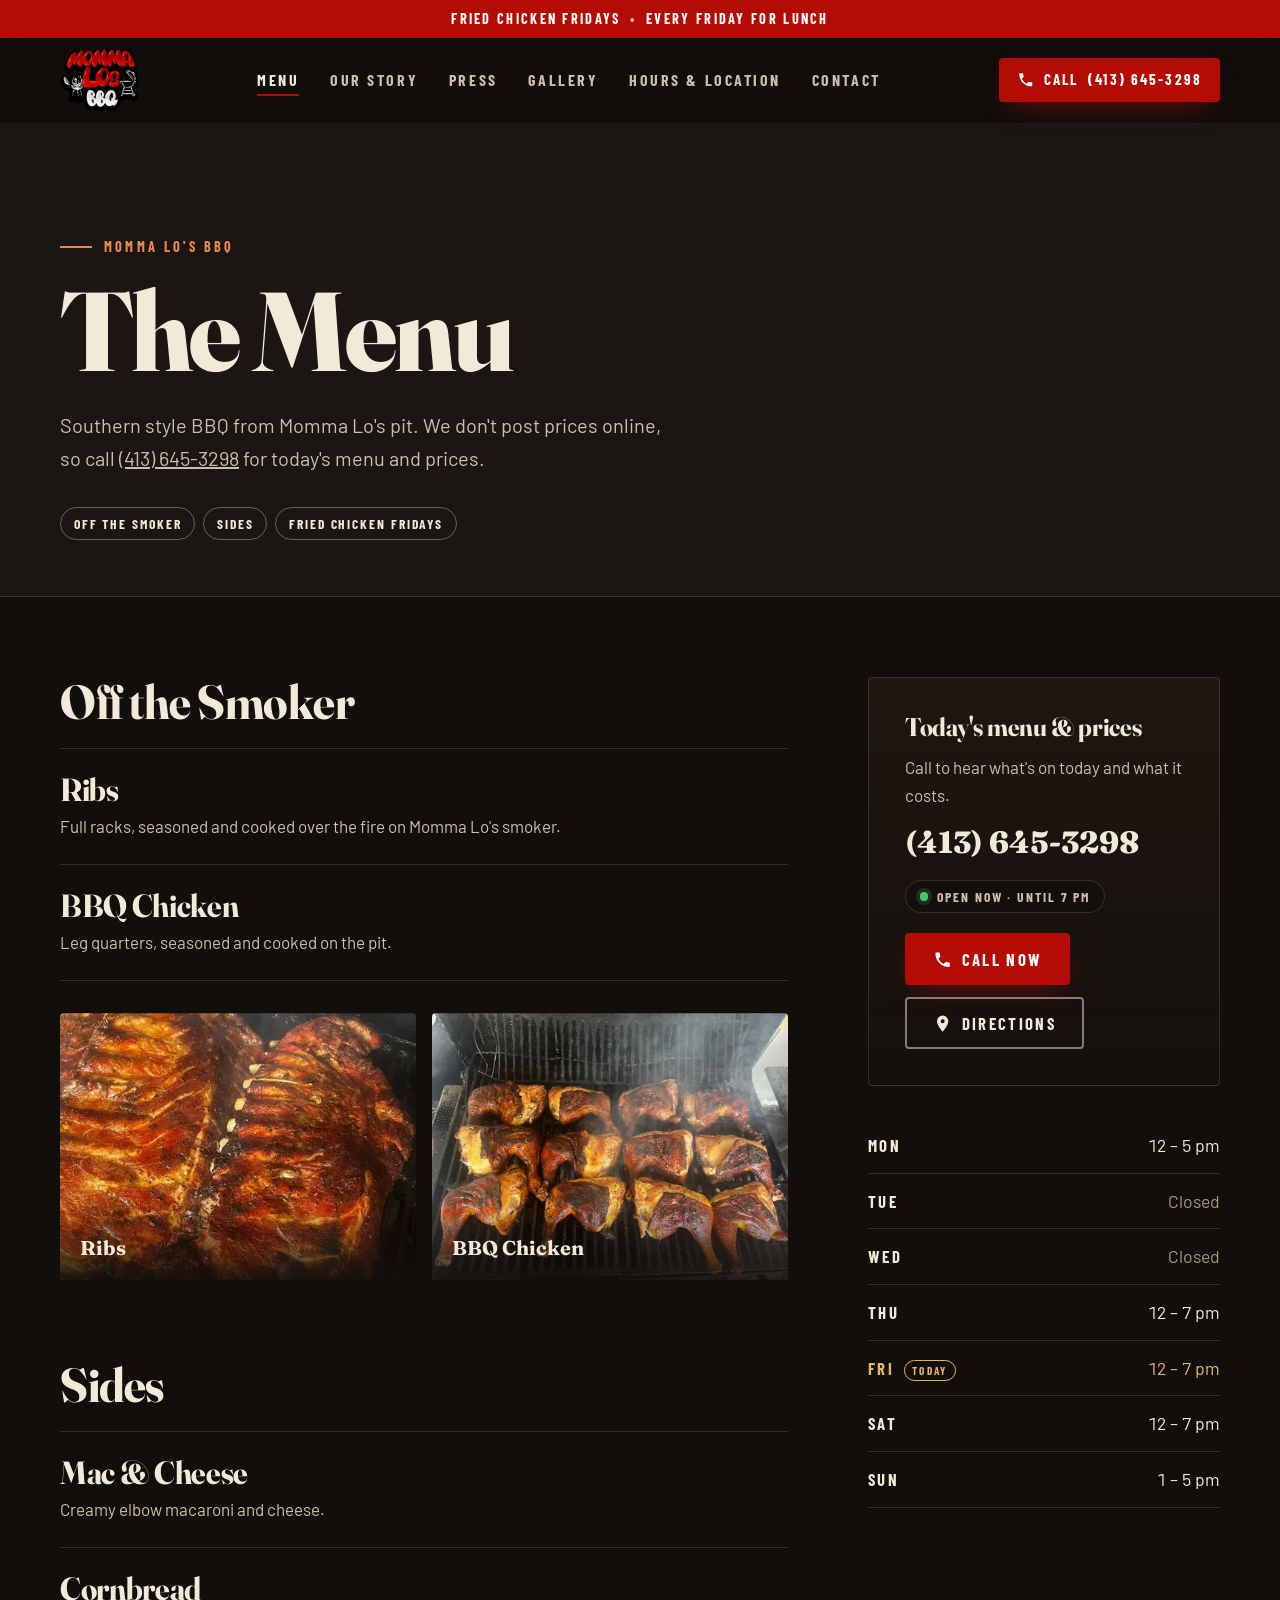
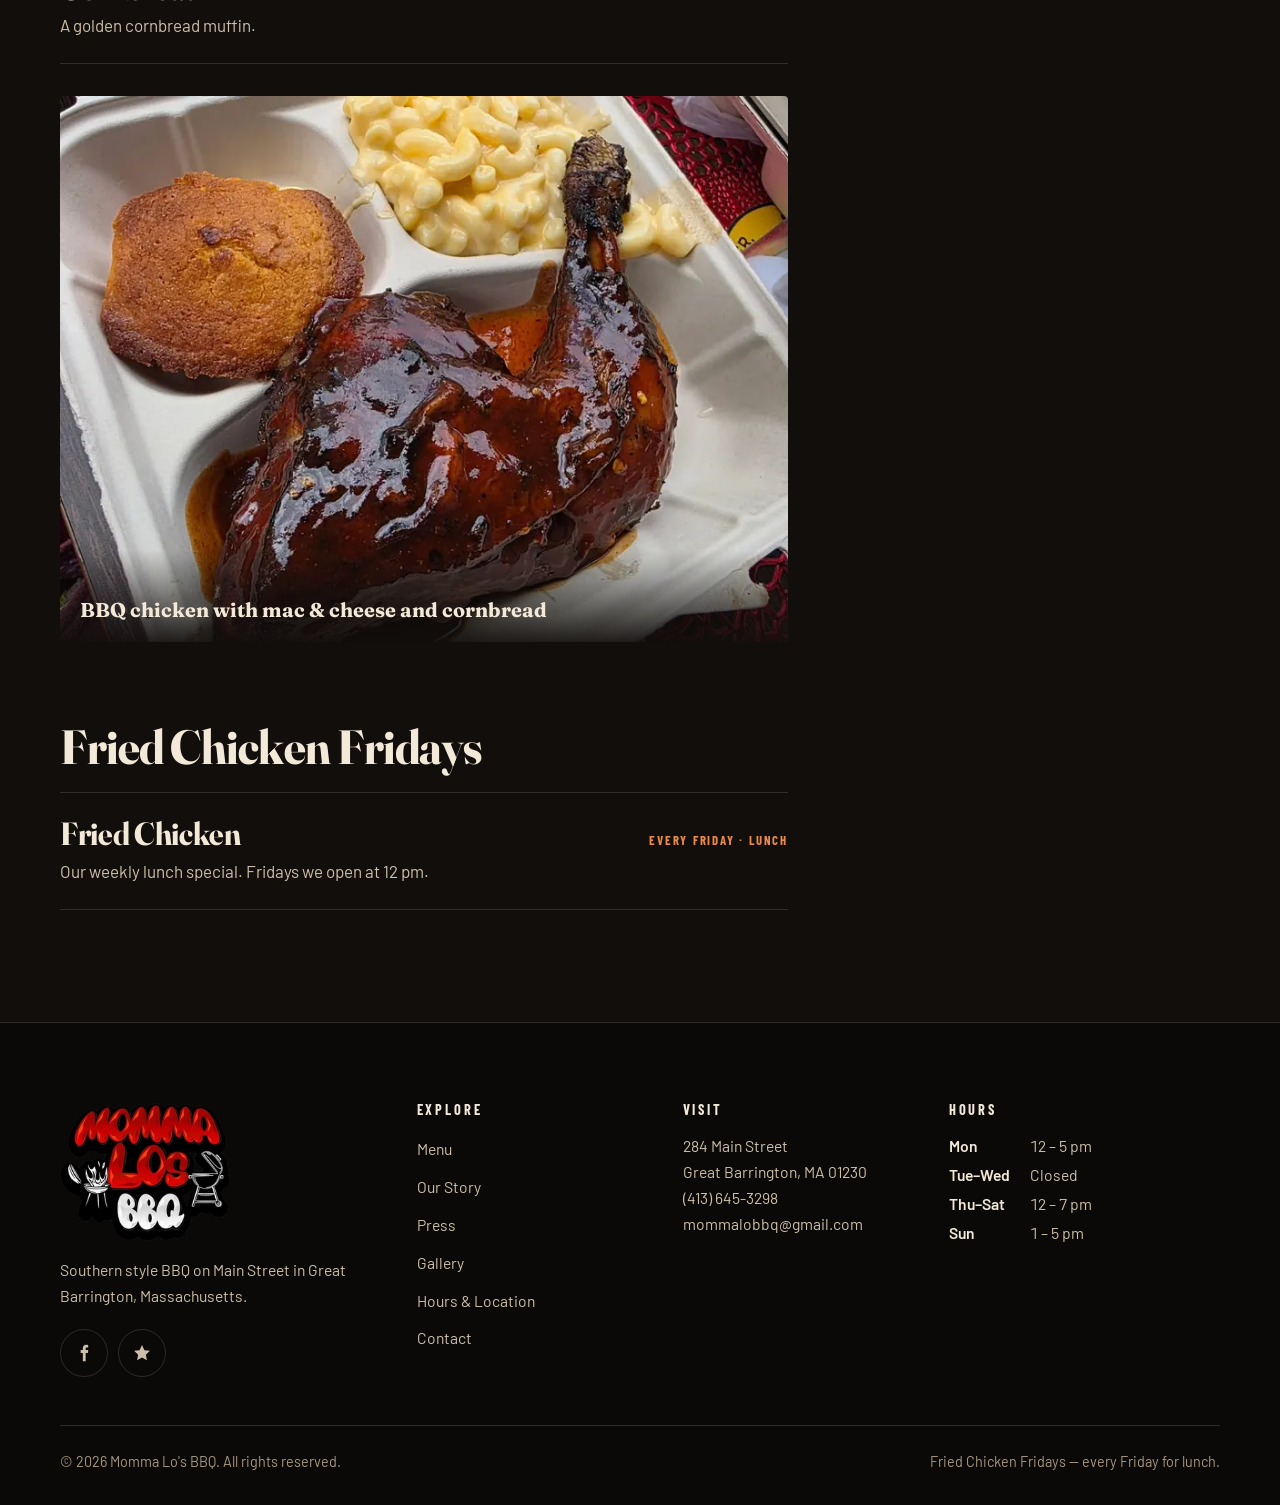
<file: menu.html>
<!doctype html>
<html lang="en">
<head>
  <meta charset="utf-8">
  <meta name="viewport" content="width=device-width, initial-scale=1, viewport-fit=cover">
  <title>Menu | Momma Lo's BBQ, Great Barrington, MA</title>
  <meta name="description" content="The menu at Momma Lo's BBQ in Great Barrington, MA: ribs and BBQ chicken off the pit, mac & cheese and cornbread, and Fried Chicken Fridays for lunch. Call 413-645-3298 for today's menu and prices.">
  <link rel="canonical" href="https://mommalosbbq.com/menu.html">
  <meta name="theme-color" content="#110e0c">

  <meta property="og:type" content="website">
  <meta property="og:site_name" content="Momma Lo's BBQ">
  <meta property="og:title" content="Menu | Momma Lo's BBQ">
  <meta property="og:description" content="Southern style BBQ on Main Street in Great Barrington. Fried Chicken Fridays — every Friday for lunch.">
  <meta property="og:url" content="https://mommalosbbq.com/menu.html">
  <meta property="og:image" content="https://mommalosbbq.com/assets/img/og-image.jpg">
  <meta property="og:image:width" content="1200">
  <meta property="og:image:height" content="630">
  <meta property="og:image:alt" content="Two racks of seasoned ribs on the smoker at Momma Lo's BBQ">
  <meta name="twitter:card" content="summary_large_image">

  <link rel="icon" href="assets/img/icon-32.png" sizes="32x32" type="image/png">
  <link rel="apple-touch-icon" href="assets/img/icon-180.png">
  <link rel="manifest" href="site.webmanifest">

  <link rel="preload" href="assets/fonts/fraunces-var.woff2" as="font" type="font/woff2" crossorigin>
  <link rel="preload" href="assets/fonts/barlow-condensed-700.woff2" as="font" type="font/woff2" crossorigin>
  <link rel="stylesheet" href="assets/css/styles.css">

  <script type="application/ld+json">
  {
    "@context": "https://schema.org",
    "@type": "Menu",
    "name": "Momma Lo's BBQ Menu",
    "url": "https://mommalosbbq.com/menu.html",
    "hasMenuSection": [
      { "@type": "MenuSection", "name": "Off the Smoker", "hasMenuItem": [ { "@type": "MenuItem", "name": "Ribs" }, { "@type": "MenuItem", "name": "BBQ Chicken" } ] },
      { "@type": "MenuSection", "name": "Sides", "hasMenuItem": [ { "@type": "MenuItem", "name": "Mac & Cheese" }, { "@type": "MenuItem", "name": "Cornbread" } ] },
      { "@type": "MenuSection", "name": "Fried Chicken Fridays", "hasMenuItem": [ { "@type": "MenuItem", "name": "Fried Chicken", "description": "Every Friday for lunch." } ] }
    ]
  }
  </script>
  <script src="assets/js/main.js" defer></script>
</head>
<body>
  <svg width="0" height="0" style="position:absolute" aria-hidden="true" focusable="false">
    <symbol id="i-phone" viewBox="0 0 24 24"><path fill="currentColor" d="M6.6 10.8a15.2 15.2 0 0 0 6.6 6.6l2.2-2.2a1 1 0 0 1 1-.25 11.4 11.4 0 0 0 3.6.57 1 1 0 0 1 1 1V20a1 1 0 0 1-1 1A17 17 0 0 1 3 4a1 1 0 0 1 1-1h3.5a1 1 0 0 1 1 1c0 1.25.2 2.45.57 3.57a1 1 0 0 1-.25 1z"/></symbol>
    <symbol id="i-pin" viewBox="0 0 24 24"><path fill="currentColor" d="M12 2a7 7 0 0 0-7 7c0 5.25 7 13 7 13s7-7.75 7-13a7 7 0 0 0-7-7zm0 9.5A2.5 2.5 0 1 1 12 6.5a2.5 2.5 0 0 1 0 5z"/></symbol>
    <symbol id="i-mail" viewBox="0 0 24 24"><path fill="currentColor" d="M20 4H4a2 2 0 0 0-2 2v12a2 2 0 0 0 2 2h16a2 2 0 0 0 2-2V6a2 2 0 0 0-2-2zm0 4.2-8 5-8-5V6l8 5 8-5z"/></symbol>
    <symbol id="i-menu" viewBox="0 0 24 24"><path fill="currentColor" d="M4 5h16v2H4zm0 6h16v2H4zm0 6h10v2H4z"/></symbol>
    <symbol id="i-arrow" viewBox="0 0 24 24"><path fill="currentColor" d="M13.2 5.3 19.9 12l-6.7 6.7-1.4-1.4 4.3-4.3H4v-2h12.1l-4.3-4.3z"/></symbol>
    <symbol id="i-facebook" viewBox="0 0 24 24"><path fill="currentColor" d="M14 8.5V6.8c0-.8.2-1.3 1.4-1.3H17V2.3A22 22 0 0 0 14.6 2C12.2 2 10.6 3.5 10.6 6.2v2.3H8V12h2.6v10H14V12h2.7l.4-3.5z"/></symbol>
    <symbol id="i-star" viewBox="0 0 24 24"><path fill="currentColor" d="m12 2.5 2.9 6.1 6.6.8-4.9 4.6 1.3 6.6L12 17.3l-5.9 3.3 1.3-6.6-4.9-4.6 6.6-.8z"/></symbol>
  </svg>

  <a class="skip-link" href="#main">Skip to content</a>

  <aside class="announce" aria-label="Weekly special">
    <a href="#fridays"><span>Fried Chicken Fridays</span><span class="dot" aria-hidden="true">•</span><span class="long">Every Friday for lunch</span><span class="short">Lunch</span></a>
  </aside>

  <header class="site-header">
    <div class="wrap header-inner">
      <a class="brand" href="./" aria-label="Momma Lo's BBQ — home">
        <picture>
          <source type="image/webp" srcset="assets/img/logo-240.webp 1x, assets/img/logo-480.webp 2x">
          <img src="assets/img/logo-240.png" width="240" height="195" alt="Momma Lo's BBQ">
        </picture>
      </a>
      <nav class="nav-links" aria-label="Main">
        <a href="menu.html" aria-current="page">Menu</a>
        <a href="index.html#story">Our Story</a>
        <a href="index.html#press">Press</a>
        <a href="index.html#gallery">Gallery</a>
        <a href="index.html#visit">Hours &amp; Location</a>
        <a href="index.html#contact">Contact</a>
      </nav>
      <div class="header-actions">
        <a class="btn btn--primary btn--sm header-call" href="tel:+14136453298" aria-label="Call Momma Lo's BBQ at 413-645-3298">
          <svg aria-hidden="true"><use href="#i-phone"/></svg><span>Call</span><span class="num">(413) 645-3298</span>
        </a>
        <button class="menu-toggle" type="button" aria-expanded="false" aria-controls="mobile-nav" aria-label="Open menu"><span></span></button>
      </div>
    </div>
  </header>

  <nav class="mobile-nav" id="mobile-nav" aria-label="Main">
    <ul>
      <li><a href="menu.html" aria-current="page">Menu</a></li>
      <li><a href="index.html#story">Our Story</a></li>
      <li><a href="index.html#press">Press</a></li>
      <li><a href="index.html#gallery">Gallery</a></li>
      <li><a href="index.html#visit">Hours &amp; Location</a></li>
      <li><a href="index.html#contact">Contact</a></li>
    </ul>
    <div class="mobile-nav-meta">
      <p><a href="tel:+14136453298">(413) 645-3298</a><br>284 Main Street, Great Barrington, MA</p>
      <a class="btn btn--primary" href="tel:+14136453298"><svg aria-hidden="true"><use href="#i-phone"/></svg>Call us</a>
    </div>
  </nav>

  <main id="main">
    <section class="page-hero grain" aria-labelledby="menu-title">
      <div class="wrap">
        <p class="eyebrow">Momma Lo's BBQ</p>
        <h1 id="menu-title">The Menu</h1>
        <p class="lede">Southern style BBQ from Momma Lo's pit. We don't post prices online, so call <a href="tel:+14136453298">(413) 645-3298</a> for today's menu and prices.</p>
        <nav class="menu-cats" aria-label="Menu sections">
          <a class="chip" href="#smoker">Off the Smoker</a>
          <a class="chip" href="#sides">Sides</a>
          <a class="chip" href="#fridays">Fried Chicken Fridays</a>
        </nav>
      </div>
    </section>

    <div class="wrap menu-layout">
      <div>
        <!--
          To add a menu item, copy one .menu-item block. Prices go in an optional
          <span class="price">$00</span> right after the <h3>.
          Also add the item to the "Menu" JSON-LD in the <head>.
        -->
        <section class="menu-section" id="smoker" aria-labelledby="smoker-title">
          <h2 id="smoker-title">Off the Smoker</h2>
          <div class="menu-board">
            <article class="menu-item">
              <h3>Ribs</h3>
              <p>Full racks, seasoned and cooked over the fire on Momma Lo's smoker.</p>
            </article>
            <article class="menu-item">
              <h3>BBQ Chicken</h3>
              <p>Leg quarters, seasoned and cooked on the pit.</p>
            </article>
          </div>
          <div class="menu-photos">
            <figure class="g-item reveal-img">
              <picture>
                <source type="image/webp" sizes="(min-width: 960px) 30vw, 50vw" srcset="assets/img/ribs-closeup-480.webp 480w, assets/img/ribs-closeup-800.webp 800w">
                <img src="assets/img/ribs-closeup-800.jpg" sizes="(min-width: 960px) 30vw, 50vw" srcset="assets/img/ribs-closeup-480.jpg 480w, assets/img/ribs-closeup-800.jpg 800w"
                     width="800" height="600" loading="lazy" decoding="async" alt="Close-up of the seasoned, smoky bark on a rack of ribs">
              </picture>
              <figcaption><strong>Ribs</strong></figcaption>
            </figure>
            <figure class="g-item reveal-img">
              <picture>
                <source type="image/webp" sizes="(min-width: 960px) 30vw, 50vw" srcset="assets/img/chicken-quarters-480.webp 480w, assets/img/chicken-quarters-800.webp 800w">
                <img src="assets/img/chicken-quarters-800.jpg" sizes="(min-width: 960px) 30vw, 50vw" srcset="assets/img/chicken-quarters-480.jpg 480w, assets/img/chicken-quarters-800.jpg 800w"
                     width="800" height="600" loading="lazy" decoding="async" alt="Twelve seasoned chicken leg quarters with dark, crisped skin, lined up on the grill">
              </picture>
              <figcaption><strong>BBQ Chicken</strong></figcaption>
            </figure>
          </div>
        </section>

        <section class="menu-section" id="sides" aria-labelledby="sides-title">
          <h2 id="sides-title">Sides</h2>
          <div class="menu-board">
            <article class="menu-item">
              <h3>Mac &amp; Cheese</h3>
              <p>Creamy elbow macaroni and cheese.</p>
            </article>
            <article class="menu-item">
              <h3>Cornbread</h3>
              <p>A golden cornbread muffin.</p>
            </article>
          </div>
          <figure class="g-item reveal-img menu-plate">
            <picture>
              <source type="image/webp" sizes="(min-width: 960px) 60vw, 100vw" srcset="assets/img/bbq-chicken-plate-480.webp 480w, assets/img/bbq-chicken-plate-800.webp 800w, assets/img/bbq-chicken-plate-1200.webp 1200w">
              <img src="assets/img/bbq-chicken-plate-800.jpg" sizes="(min-width: 960px) 60vw, 100vw" srcset="assets/img/bbq-chicken-plate-480.jpg 480w, assets/img/bbq-chicken-plate-800.jpg 800w, assets/img/bbq-chicken-plate-1200.jpg 1200w"
                   width="1200" height="900" loading="lazy" decoding="async" alt="A BBQ chicken quarter glazed in sauce, with mac and cheese and a cornbread muffin, in a takeout box">
            </picture>
            <figcaption><strong>BBQ chicken with mac &amp; cheese and cornbread</strong></figcaption>
          </figure>
        </section>

        <section class="menu-section" id="fridays" aria-labelledby="fridays-title">
          <h2 id="fridays-title">Fried Chicken Fridays</h2>
          <div class="menu-board">
            <article class="menu-item">
              <h3>Fried Chicken</h3>
              <span class="note">Every Friday · Lunch</span>
              <p>Our weekly lunch special. Fridays we open at 12 pm.</p>
            </article>
          </div>
        </section>
      </div>

      <aside class="menu-aside">
        <div class="menu-callout">
          <h2 style="font-size:1.6rem;margin-bottom:.75rem">Today's menu &amp; prices</h2>
          <p>Call to hear what's on today and what it costs.</p>
          <a class="phone-big" href="tel:+14136453298">(413) 645-3298</a>
          <p style="margin-bottom:1.25rem"><span class="status" data-status role="status"></span></p>
          <div class="btns">
            <a class="btn btn--primary" href="tel:+14136453298"><svg aria-hidden="true"><use href="#i-phone"/></svg>Call now</a>
            <a class="btn" href="https://www.google.com/maps/dir/?api=1&amp;destination=284+Main+Street%2C+Great+Barrington%2C+MA+01230" target="_blank" rel="noopener"><svg aria-hidden="true"><use href="#i-pin"/></svg>Directions<span class="visually-hidden"> (opens in a new tab)</span></a>
          </div>
        </div>
        <table class="hours" style="margin-top:2rem">
          <caption class="visually-hidden">Opening hours</caption>
          <tbody>
            <tr data-day="1"><th scope="row">Mon</th><td>12 – 5 pm</td></tr>
            <tr data-day="2" class="is-closed"><th scope="row">Tue</th><td>Closed</td></tr>
            <tr data-day="3" class="is-closed"><th scope="row">Wed</th><td>Closed</td></tr>
            <tr data-day="4"><th scope="row">Thu</th><td>12 – 7 pm</td></tr>
            <tr data-day="5"><th scope="row">Fri</th><td>12 – 7 pm</td></tr>
            <tr data-day="6"><th scope="row">Sat</th><td>12 – 7 pm</td></tr>
            <tr data-day="0"><th scope="row">Sun</th><td>1 – 5 pm</td></tr>
          </tbody>
        </table>
      </aside>
    </div>
  </main>

  <footer class="site-footer">
    <div class="wrap">
      <div class="footer-grid">
        <div class="footer-brand">
          <picture>
            <source type="image/webp" srcset="assets/img/logo-240.webp 1x, assets/img/logo-480.webp 2x">
            <img src="assets/img/logo-240.png" width="240" height="195" alt="Momma Lo's BBQ" loading="lazy">
          </picture>
          <p>Southern style BBQ on Main Street in Great Barrington, Massachusetts.</p>
          <div class="socials">
            <a href="https://www.facebook.com/MommaLOs" target="_blank" rel="noopener" aria-label="Momma Lo's BBQ on Facebook (opens in a new tab)"><svg aria-hidden="true"><use href="#i-facebook"/></svg></a>
            <a href="https://www.yelp.com/biz/momma-los-bbq-great-barrington" target="_blank" rel="noopener" aria-label="Momma Lo's BBQ on Yelp (opens in a new tab)"><svg aria-hidden="true"><use href="#i-star"/></svg></a>
          </div>
        </div>
        <nav aria-label="Footer">
          <h2>Explore</h2>
          <ul class="footer-links">
            <li><a href="menu.html">Menu</a></li>
            <li><a href="index.html#story">Our Story</a></li>
            <li><a href="index.html#press">Press</a></li>
            <li><a href="index.html#gallery">Gallery</a></li>
            <li><a href="index.html#visit">Hours &amp; Location</a></li>
            <li><a href="index.html#contact">Contact</a></li>
          </ul>
        </nav>
        <div>
          <h2>Visit</h2>
          <address style="font-style:normal">
            284 Main Street<br>Great Barrington, MA 01230<br>
            <a href="tel:+14136453298">(413) 645-3298</a><br>
            <a href="mailto:mommalobbq@gmail.com">mommalobbq@gmail.com</a>
          </address>
        </div>
        <div>
          <h2>Hours</h2>
          <dl class="footer-hours">
            <dt>Mon</dt><dd>12 – 5 pm</dd>
            <dt>Tue–Wed</dt><dd>Closed</dd>
            <dt>Thu–Sat</dt><dd>12 – 7 pm</dd>
            <dt>Sun</dt><dd>1 – 5 pm</dd>
          </dl>
        </div>
      </div>
      <div class="footer-bottom">
        <span>© 2026 Momma Lo's BBQ. All rights reserved.</span>
        <span>Fried Chicken Fridays — every Friday for lunch.</span>
      </div>
    </div>
  </footer>

  <nav class="action-bar" aria-label="Quick actions">
    <a href="tel:+14136453298"><svg aria-hidden="true"><use href="#i-phone"/></svg>Call</a>
    <a href="https://www.google.com/maps/dir/?api=1&amp;destination=284+Main+Street%2C+Great+Barrington%2C+MA+01230" target="_blank" rel="noopener"><svg aria-hidden="true"><use href="#i-pin"/></svg>Directions</a>
    <a href="menu.html"><svg aria-hidden="true"><use href="#i-menu"/></svg>Menu</a>
  </nav>
</body>
</html>
</file>
<file: assets/css/styles.css>
/* Momma Lo's BBQ — site styles
   Mobile-first. Tokens up top; sections follow page order. */

@font-face { font-family: "Fraunces"; src: url("../fonts/fraunces-var.woff2") format("woff2"); font-weight: 600 800; font-display: swap; }
@font-face { font-family: "Barlow"; src: url("../fonts/barlow-400.woff2") format("woff2"); font-weight: 400; font-display: swap; }
@font-face { font-family: "Barlow"; src: url("../fonts/barlow-500.woff2") format("woff2"); font-weight: 500; font-display: swap; }
@font-face { font-family: "Barlow"; src: url("../fonts/barlow-600.woff2") format("woff2"); font-weight: 600; font-display: swap; }
@font-face { font-family: "Barlow Condensed"; src: url("../fonts/barlow-condensed-500.woff2") format("woff2"); font-weight: 500; font-display: swap; }
@font-face { font-family: "Barlow Condensed"; src: url("../fonts/barlow-condensed-700.woff2") format("woff2"); font-weight: 700; font-display: swap; }

:root {
  --char: #110e0c;
  --char-2: #1a1512;
  --char-3: #241c17;
  --wood: #3a2619;
  --line: rgba(243, 233, 216, 0.14);
  --cream: #f3e9d8;
  --cream-dim: #cdbfa9;
  --muted: #a8977f;
  --red: #b30c05;          /* brand red from the original site */
  --red-hover: #d0160c;
  --ember: #ec8a4c;         /* accent text on dark — AA on --char */
  --gold: #e8b46a;

  --f-display: "Fraunces", Georgia, "Times New Roman", serif;
  --f-label: "Barlow Condensed", "Arial Narrow", system-ui, sans-serif;
  --f-body: "Barlow", system-ui, -apple-system, "Segoe UI", sans-serif;

  --gutter: clamp(1rem, 4vw, 2.5rem);
  --max: 1240px;
  --header-h: 68px;
  --radius: 4px;
  --ease: cubic-bezier(.2, .7, .2, 1);

  /* film-grain overlay, generated inline so there is no extra request */
  --grain: url("data:image/svg+xml,%3Csvg xmlns='http://www.w3.org/2000/svg' width='160' height='160'%3E%3Cfilter id='n'%3E%3CfeTurbulence type='fractalNoise' baseFrequency='.9' numOctaves='2' stitchTiles='stitch'/%3E%3CfeColorMatrix values='0 0 0 0 1 0 0 0 0 1 0 0 0 0 1 0 0 0 .5 0'/%3E%3C/filter%3E%3Crect width='100%25' height='100%25' filter='url(%23n)'/%3E%3C/svg%3E");
}

*, *::before, *::after { box-sizing: border-box; }
html { -webkit-text-size-adjust: 100%; scroll-behavior: smooth; scroll-padding-top: calc(var(--header-h) + 12px); }
body {
  margin: 0;
  background: var(--char);
  color: var(--cream);
  font: 400 1.0625rem/1.65 var(--f-body);
  -webkit-font-smoothing: antialiased;
  text-rendering: optimizeLegibility;
  overflow-x: hidden;
}
img { max-width: 100%; height: auto; display: block; }
a { color: inherit; }
h1, h2, h3 { font-family: var(--f-display); font-weight: 700; line-height: 1.05; margin: 0; letter-spacing: -0.01em; font-variation-settings: "opsz" 144, "SOFT" 30, "WONK" 0; }
p { margin: 0 0 1em; }
ul { margin: 0; padding: 0; list-style: none; }

:focus-visible { outline: 3px solid var(--gold); outline-offset: 3px; border-radius: 2px; }

.skip-link {
  position: absolute; left: 1rem; top: -100px; z-index: 100;
  background: var(--cream); color: var(--char); padding: .75rem 1rem; font-weight: 600; text-decoration: none;
}
.skip-link:focus { top: 1rem; }
.visually-hidden { position: absolute !important; width: 1px; height: 1px; overflow: hidden; clip: rect(0 0 0 0); white-space: nowrap; }

.wrap { width: 100%; max-width: var(--max); margin-inline: auto; padding-inline: var(--gutter); }

/* ---------- shared bits ---------- */
.eyebrow {
  font: 700 .9rem/1.2 var(--f-label);
  letter-spacing: .22em; text-transform: uppercase;
  color: var(--ember);
  display: inline-flex; align-items: center; gap: .75rem;
  margin: 0 0 1rem;
}
.eyebrow::before { content: ""; width: 2rem; height: 2px; background: currentColor; }

.section { padding-block: clamp(4.5rem, 10vw, 8rem); position: relative; }
.section-head { max-width: 46rem; margin-bottom: clamp(2.5rem, 5vw, 4rem); }
.section-title { font-size: clamp(2.4rem, 6.5vw, 4.5rem); }
.section-title em { font-style: italic; color: var(--ember); font-weight: 600; }
.lede { font-size: clamp(1.1rem, 1.6vw, 1.25rem); color: var(--cream-dim); max-width: 38rem; }

.btn {
  --bg: transparent; --fg: var(--cream); --bd: rgba(243, 233, 216, .5);
  display: inline-flex; align-items: center; justify-content: center; gap: .6rem;
  min-height: 52px; padding: .85rem 1.6rem;
  background: var(--bg); color: var(--fg); border: 2px solid var(--bd); border-radius: var(--radius);
  font: 700 1.05rem/1 var(--f-label); letter-spacing: .14em; text-transform: uppercase; text-decoration: none;
  cursor: pointer; transition: background-color .25s var(--ease), border-color .25s var(--ease), color .25s var(--ease), transform .25s var(--ease);
}
.btn:hover { --bd: var(--cream); background: rgba(243, 233, 216, .08); }
.btn:active { transform: translateY(1px); }
.btn svg { width: 1.15em; height: 1.15em; flex: none; }
.btn--primary { --bg: var(--red); --bd: var(--red); --fg: #fff; box-shadow: 0 10px 30px -12px rgba(179, 12, 5, .8); }
.btn--primary:hover { --bd: var(--red-hover); background: var(--red-hover); }
.btn--sm { min-height: 44px; padding: .6rem 1rem; font-size: .95rem; }

.text-link {
  font: 700 1rem/1 var(--f-label); letter-spacing: .14em; text-transform: uppercase;
  color: var(--cream); text-decoration: none; display: inline-flex; align-items: center; gap: .5rem;
  padding-block: .5rem; border-bottom: 2px solid var(--red);
  transition: color .2s, gap .2s var(--ease);
}
.text-link:hover { color: var(--ember); gap: .8rem; }

.grain { position: relative; isolation: isolate; }
.grain::after {
  content: ""; position: absolute; inset: 0; z-index: -1; pointer-events: none;
  background-image: var(--grain); opacity: .06; mix-blend-mode: overlay;
}

/* ---------- announcement ---------- */
.announce {
  background: var(--red); color: #fff; text-align: center;
  font: 700 .9rem/1.3 var(--f-label); letter-spacing: .16em; text-transform: uppercase;
  padding: .6rem var(--gutter);
}
.announce a { text-decoration: none; }
.announce a:hover span { text-decoration: underline; text-underline-offset: 3px; }
.announce .dot { display: inline-block; margin-inline: .6rem; opacity: .7; }

/* ---------- header ---------- */
.site-header {
  position: sticky; top: 0; z-index: 50;
  background: rgba(17, 14, 12, .82);
  backdrop-filter: saturate(140%) blur(12px); -webkit-backdrop-filter: saturate(140%) blur(12px);
  border-bottom: 1px solid transparent;
  transition: border-color .3s, background-color .3s;
}
.site-header.is-scrolled { border-bottom-color: var(--line); background: rgba(17, 14, 12, .94); }
.header-inner { display: flex; align-items: center; justify-content: space-between; gap: 1rem; height: var(--header-h); }
.brand { display: flex; align-items: center; text-decoration: none; flex: none; }
.brand img { height: 52px; width: auto; }
.nav-links { display: none; }
.header-actions { display: flex; align-items: center; gap: .5rem; }
.header-call .num { display: none; }

.menu-toggle {
  width: 48px; height: 48px; display: grid; place-items: center;
  background: transparent; border: 1px solid var(--line); border-radius: var(--radius); color: var(--cream); cursor: pointer;
}
.menu-toggle span, .menu-toggle span::before, .menu-toggle span::after {
  display: block; width: 20px; height: 2px; background: currentColor; position: relative; transition: transform .3s var(--ease), background-color .2s;
}
.menu-toggle span::before, .menu-toggle span::after { content: ""; position: absolute; left: 0; }
.menu-toggle span::before { top: -6px; }
.menu-toggle span::after { top: 6px; }
.menu-toggle[aria-expanded="true"] span { background: transparent; }
.menu-toggle[aria-expanded="true"] span::before { transform: translateY(6px) rotate(45deg); }
.menu-toggle[aria-expanded="true"] span::after { transform: translateY(-6px) rotate(-45deg); }

.mobile-nav {
  position: fixed; inset: var(--header-h) 0 0; z-index: 49;
  background: var(--char); padding: 2rem var(--gutter) 6rem;
  display: flex; flex-direction: column; gap: 2rem; overflow-y: auto;
  opacity: 0; visibility: hidden; transform: translateY(-8px);
  transition: opacity .25s var(--ease), transform .25s var(--ease), visibility 0s .25s;
}
.mobile-nav.is-open { opacity: 1; visibility: visible; transform: none; transition-delay: 0s; }
.mobile-nav ul a {
  display: block; padding: .6rem 0; text-decoration: none;
  font: 700 2.2rem/1.1 var(--f-display); border-bottom: 1px solid var(--line);
}
.mobile-nav ul a:hover { color: var(--ember); }
.mobile-nav .mobile-nav-meta { color: var(--cream-dim); font-size: 1rem; }
.mobile-nav .mobile-nav-meta a { color: var(--cream); }
body.nav-open { overflow: hidden; }

@media (min-width: 960px) {
  :root { --header-h: 84px; }
  .brand img { height: 64px; }
  .menu-toggle, .mobile-nav { display: none; }
  .nav-links { display: flex; gap: clamp(1.25rem, 2.4vw, 2.25rem); }
  .nav-links a {
    font: 700 1rem/1 var(--f-label); letter-spacing: .16em; text-transform: uppercase; text-decoration: none;
    padding-block: .5rem; position: relative; color: var(--cream-dim); transition: color .2s;
  }
  .nav-links a::after {
    content: ""; position: absolute; left: 0; right: 0; bottom: 0; height: 2px; background: var(--red);
    transform: scaleX(0); transform-origin: left; transition: transform .3s var(--ease);
  }
  .nav-links a:hover, .nav-links a[aria-current="page"] { color: var(--cream); }
  .nav-links a:hover::after, .nav-links a[aria-current="page"]::after { transform: scaleX(1); }
  .header-call .num { display: inline; }
}

/* ---------- hero ---------- */
.hero { position: relative; overflow: hidden; background: var(--char); }
.hero-media { position: relative; height: 62vh; min-height: 360px; max-height: 620px; }
.hero-media picture, .hero-media img { width: 100%; height: 100%; }
.hero-media img { object-fit: cover; object-position: 50% 45%; animation: hero-in 1.6s var(--ease) both; }
.hero-media::after {
  content: ""; position: absolute; inset: 0;
  background: linear-gradient(180deg, rgba(17,14,12,.35) 0%, rgba(17,14,12,0) 30%, rgba(17,14,12,.15) 60%, var(--char) 100%);
}
.hero-copy { position: relative; z-index: 2; margin-top: -7rem; padding-bottom: 3.5rem; }
.hero-status { margin-bottom: 1.25rem; }
.hero h1 {
  font-size: clamp(3.4rem, 15vw, 8.5rem); font-weight: 800; line-height: .9; letter-spacing: -0.025em;
  text-shadow: 0 4px 40px rgba(0,0,0,.5);
}
.hero h1 .script { display: block; font-style: italic; font-weight: 600; color: var(--ember); font-size: .5em; letter-spacing: 0; margin-top: .35em; }
.hero-tagline { font-size: clamp(1.15rem, 2vw, 1.35rem); color: var(--cream-dim); margin: 1.5rem 0 2rem; max-width: 32rem; }
.hero-ctas { display: flex; flex-wrap: wrap; gap: .75rem; }
.hero-ctas .btn { flex: 1 1 14rem; }
.hero-meta {
  display: grid; gap: .25rem; margin-top: 2.25rem; padding-top: 1.5rem; border-top: 1px solid var(--line);
  font-size: .98rem; color: var(--cream-dim);
}
.hero-meta a { color: var(--cream); text-decoration-color: rgba(243,233,216,.35); text-underline-offset: 3px; }

/* subtle drifting smoke — two blurred blobs, nothing more */
.smoke { position: absolute; inset: 0; pointer-events: none; z-index: 1; overflow: hidden; }
.smoke::before, .smoke::after {
  content: ""; position: absolute; width: 60vmax; height: 40vmax; border-radius: 50%;
  background: radial-gradient(closest-side, rgba(243, 233, 216, .07), transparent);
  filter: blur(20px); animation: drift 28s ease-in-out infinite alternate;
}
.smoke::before { left: -20vmax; top: 30%; }
.smoke::after { right: -25vmax; top: 5%; animation-duration: 36s; animation-delay: -10s; }

@media (min-width: 960px) {
  .hero { min-height: calc(100vh - var(--header-h) - 2.4rem); min-height: calc(100svh - var(--header-h) - 2.4rem); display: grid; align-items: center; }
  .hero-media { position: absolute; inset: 0 0 0 auto; width: 54%; height: auto; max-height: none; }
  .hero-media::after {
    background:
      linear-gradient(90deg, var(--char) 0%, rgba(17,14,12,.55) 22%, rgba(17,14,12,0) 55%),
      linear-gradient(0deg, rgba(17,14,12,.6) 0%, rgba(17,14,12,0) 30%);
  }
  .hero-copy { margin-top: 0; padding-block: 5rem; }
  .hero-copy > * { max-width: 40rem; }
  .hero-ctas .btn { flex: 0 0 auto; }
  .hero-meta { grid-template-columns: auto auto; justify-content: start; column-gap: 2.5rem; }
}

@keyframes hero-in { from { transform: scale(1.06); } to { transform: scale(1); } }
@keyframes drift { from { transform: translate3d(0, 0, 0); } to { transform: translate3d(12vmax, -4vmax, 0); } }

/* live open/closed pill */
.status {
  display: inline-flex; align-items: center; gap: .55rem;
  font: 700 .85rem/1 var(--f-label); letter-spacing: .14em; text-transform: uppercase;
  padding: .55rem .85rem; border: 1px solid var(--line); border-radius: 999px; background: rgba(17,14,12,.6);
}
.status::before { content: ""; width: .55rem; height: .55rem; border-radius: 50%; background: var(--muted); }
.status[data-state="open"]::before { background: #4cc46b; box-shadow: 0 0 0 4px rgba(76,196,107,.18); }
.status[data-state="closed"]::before { background: var(--ember); }
.status:empty { display: none; }

/* ---------- signature ---------- */
.signature { background: var(--char-2); }
.sig-grid { display: grid; gap: 1.25rem; }
.sig-card { position: relative; overflow: hidden; background: var(--char-3); border-radius: var(--radius); }
.sig-card .media { aspect-ratio: 4 / 3; overflow: hidden; }
.sig-card .media img { width: 100%; height: 100%; object-fit: cover; transition: transform 1.2s var(--ease); }
.sig-card:hover .media img { transform: scale(1.04); }
.sig-card .body { padding: clamp(1.5rem, 3vw, 2.5rem); }
.sig-card h3 { font-size: clamp(2.2rem, 4.5vw, 3.25rem); margin-bottom: .5rem; }
.sig-card .tag { font: 700 .85rem/1 var(--f-label); letter-spacing: .18em; text-transform: uppercase; color: var(--ember); margin-bottom: .9rem; display: block; }
.sig-card p { color: var(--cream-dim); margin: 0; max-width: 30rem; }

.sig-card--friday {
  display: flex; flex-direction: column; justify-content: space-between; min-height: 26rem;
  background:
    radial-gradient(120% 80% at 100% 0%, rgba(236, 138, 76, .28), transparent 60%),
    linear-gradient(160deg, #5a1208 0%, #2b0d07 55%, #1a0f0b 100%);
}
.sig-card--friday .big {
  font: 800 clamp(4.5rem, 14vw, 8rem)/.85 var(--f-display); letter-spacing: -.03em;
  color: var(--cream); padding: clamp(1.5rem, 3vw, 2.5rem) clamp(1.5rem, 3vw, 2.5rem) 0;
}
.sig-card--friday .big em { display: block; font-style: italic; font-weight: 600; color: var(--gold); font-size: .55em; letter-spacing: 0; margin-top: .2em; }
.sig-card--friday .when { display: flex; gap: .5rem; flex-wrap: wrap; margin-top: 1.25rem; }
.chip { font: 700 .85rem/1 var(--f-label); letter-spacing: .14em; text-transform: uppercase; padding: .55rem .8rem; border: 1px solid rgba(243,233,216,.35); border-radius: 999px; }

@media (min-width: 860px) {
  .sig-grid { grid-template-columns: 1.35fr 1fr; gap: 1.5rem; }
  .sig-card--ribs { display: grid; grid-template-rows: 1fr auto; }
  .sig-card--ribs .media { aspect-ratio: auto; min-height: 22rem; }
}

/* ---------- menu preview / menu page ---------- */
.menu-board { border-top: 1px solid var(--line); }
.menu-item {
  display: grid; grid-template-columns: 1fr auto; gap: .35rem 1.5rem; align-items: baseline;
  padding: 1.5rem 0; border-bottom: 1px solid var(--line);
}
.menu-item h3 { font-size: clamp(1.5rem, 3vw, 2rem); font-weight: 700; }
.menu-item .price { font: 700 1.1rem/1 var(--f-label); letter-spacing: .1em; text-transform: uppercase; color: var(--gold); white-space: nowrap; }
.menu-item p { grid-column: 1 / -1; color: var(--cream-dim); margin: 0; max-width: 40rem; }
.menu-item .note { font: 600 .8rem/1 var(--f-label); letter-spacing: .14em; text-transform: uppercase; color: var(--ember); }

.menu-preview-grid { display: grid; gap: 3rem; }
.menu-callout {
  border: 1px solid var(--line); border-radius: var(--radius); padding: clamp(1.5rem, 3vw, 2.25rem);
  background: linear-gradient(180deg, rgba(58, 38, 25, .35), rgba(58, 38, 25, .1));
}
.menu-callout h3 { font-size: 1.6rem; margin-bottom: .75rem; }
.menu-callout p { color: var(--cream-dim); }
.menu-callout .phone-big { display: block; font: 800 clamp(2rem, 5vw, 2.6rem)/1.1 var(--f-display); text-decoration: none; margin: .25rem 0 1.25rem; color: var(--cream); }
.menu-callout .phone-big:hover { color: var(--ember); }
.menu-callout .btns { display: flex; flex-wrap: wrap; gap: .75rem; }
@media (min-width: 900px) { .menu-preview-grid { grid-template-columns: 1.4fr 1fr; gap: 5rem; align-items: start; } }

.page-hero { padding-block: clamp(3.5rem, 9vw, 6.5rem) clamp(2rem, 5vw, 3.5rem); background: var(--char-2); border-bottom: 1px solid var(--line); overflow: hidden; }
.page-hero h1 { font-size: clamp(3.2rem, 11vw, 7rem); font-weight: 800; letter-spacing: -.025em; }
.page-hero .lede { margin-top: 1.25rem; }
.menu-cats { display: flex; gap: .5rem; flex-wrap: wrap; margin-top: 2rem; }
.menu-cats a { text-decoration: none; }
.menu-cats a:hover { border-color: var(--cream); }
.menu-section { padding-block: clamp(3rem, 7vw, 5rem) 0; }
.menu-section h2 { font-size: clamp(2rem, 5vw, 3rem); margin-bottom: 1.25rem; }
.menu-layout { display: grid; gap: 3rem; padding-bottom: clamp(4rem, 9vw, 7rem); }
@media (min-width: 960px) {
  .menu-layout { grid-template-columns: 1fr 22rem; gap: 5rem; }
  .menu-aside { position: sticky; top: calc(var(--header-h) + 2rem); align-self: start; margin-top: clamp(3rem, 7vw, 5rem); }
}

/* ---------- story ---------- */
.story { overflow: hidden; }
.story-grid { display: grid; gap: clamp(2.5rem, 6vw, 5rem); align-items: center; }
.story-photo { position: relative; }
.story-photo img { width: 100%; border-radius: var(--radius); }
.story-photo figcaption {
  position: absolute; left: 1rem; bottom: 1rem;
  background: var(--char); padding: .55rem .85rem;
  font: 700 .85rem/1 var(--f-label); letter-spacing: .16em; text-transform: uppercase;
}
.story-photo::before {
  content: ""; position: absolute; inset: 1.25rem -1.25rem -1.25rem 1.25rem; z-index: -1;
  border: 2px solid var(--red); border-radius: var(--radius);
}
.pullquote {
  font: 600 clamp(1.8rem, 4.2vw, 3rem)/1.15 var(--f-display); font-style: italic; letter-spacing: -.01em;
  margin: 0 0 2rem; padding: 0; border: 0; quotes: "\201C" "\201D";
}
.pullquote::before { content: open-quote; color: var(--red); margin-right: .05em; }
.pullquote::after { content: close-quote; color: var(--red); }
.pillars { display: grid; gap: 1.75rem; margin-top: 2.25rem; }
.pillar h3 { font: 700 1.05rem/1.2 var(--f-label); letter-spacing: .18em; text-transform: uppercase; color: var(--ember); margin-bottom: .5rem; }
.pillar p { color: var(--cream-dim); margin: 0; }
@media (min-width: 900px) {
  .story-grid { grid-template-columns: 1fr 1.1fr; }
  .story-photo { margin-right: 1.25rem; }
}

/* ---------- gallery ---------- */
.gallery { background: var(--char-2); }
.gallery-grid { display: grid; gap: 1rem; }
.g-item { position: relative; overflow: hidden; border-radius: var(--radius); margin: 0; background: var(--char-3); }
.g-item img { width: 100%; height: 100%; object-fit: cover; transition: transform 1.2s var(--ease), filter .6s; }
.g-item:hover img { transform: scale(1.035); }
.g-item figcaption {
  position: absolute; inset: auto 0 0 0; padding: 3rem 1.25rem 1.1rem;
  background: linear-gradient(0deg, rgba(17,14,12,.92), transparent);
  font-size: .95rem; color: var(--cream-dim);
}
.g-item figcaption strong { display: block; font: 700 1.25rem/1.2 var(--f-display); color: var(--cream); margin-bottom: .15rem; }
.g-wide { aspect-ratio: 16 / 10; }
.g-tall { aspect-ratio: 4 / 5; }
.g-social {
  display: flex; flex-direction: column; justify-content: flex-end; gap: 1rem;
  padding: clamp(1.5rem, 3vw, 2.25rem); text-decoration: none; min-height: 16rem;
  background: radial-gradient(90% 70% at 0% 100%, rgba(179, 12, 5, .45), transparent 70%), var(--char-3);
  border: 1px solid var(--line); transition: border-color .3s;
}
.g-social:hover { border-color: rgba(243,233,216,.4); }
.g-social .big { font: 700 clamp(1.8rem, 3.2vw, 2.4rem)/1.05 var(--f-display); }
.g-social svg { width: 2.25rem; height: 2.25rem; }
@media (min-width: 760px) {
  .gallery-grid { grid-template-columns: repeat(12, 1fr); grid-auto-rows: minmax(0, auto); gap: 1.25rem; }
  .g-wide { grid-column: span 8; grid-row: span 2; aspect-ratio: auto; min-height: 30rem; }
  .g-tall { grid-column: span 4; grid-row: span 2; }
  .g-social { grid-column: span 12; flex-direction: row; align-items: center; justify-content: space-between; min-height: 0; }
}

/* ---------- visit ---------- */
.visit-grid { display: grid; gap: 3rem; }
.visit-block h3 { font: 700 .95rem/1 var(--f-label); letter-spacing: .2em; text-transform: uppercase; color: var(--ember); margin-bottom: 1rem; }
.address { font-style: normal; font-size: clamp(1.4rem, 2.6vw, 1.75rem); font-family: var(--f-display); font-weight: 600; line-height: 1.25; margin-bottom: 1.5rem; }
.contact-lines { display: grid; gap: .5rem; margin-bottom: 2rem; }
.contact-lines a { font-size: 1.15rem; text-decoration: none; display: inline-flex; align-items: center; gap: .7rem; min-height: 44px; }
.contact-lines a:hover { color: var(--ember); }
.contact-lines svg { width: 1.2rem; height: 1.2rem; color: var(--ember); flex: none; }
.visit-ctas { display: flex; flex-wrap: wrap; gap: .75rem; }

.hours { width: 100%; border-collapse: collapse; font-size: 1.1rem; }
.hours th, .hours td { padding: .8rem 0; border-bottom: 1px solid var(--line); text-align: left; font-weight: 400; }
.hours th { font: 700 1.05rem/1 var(--f-label); letter-spacing: .14em; text-transform: uppercase; width: 40%; }
.hours td { text-align: right; font-variant-numeric: tabular-nums; }
.hours tr.is-closed td { color: var(--muted); }
.hours tr.is-today th, .hours tr.is-today td { color: var(--gold); }
.hours tr.is-today th::after { content: "Today"; margin-left: .6rem; font-size: .7rem; padding: .2rem .45rem; border: 1px solid currentColor; border-radius: 999px; vertical-align: middle; }
.hours-note { margin-top: 1.25rem; color: var(--cream-dim); font-size: .98rem; }
.hours-note strong { color: var(--cream); }

.map {
  position: relative; border-radius: var(--radius); overflow: hidden; border: 1px solid var(--line);
  aspect-ratio: 4 / 3; background: var(--char-3);
}
.map iframe { position: absolute; inset: 0; width: 100%; height: 100%; border: 0; filter: grayscale(.35) contrast(1.05); }
@media (min-width: 960px) {
  .visit-grid { grid-template-columns: 1fr 1fr 1.25fr; gap: 3.5rem; }
  .map { aspect-ratio: auto; min-height: 100%; }
}

/* ---------- contact ---------- */
.contact { background: var(--char-2); }
.contact-grid { display: grid; gap: 2.5rem; }
.form { display: grid; gap: 1.1rem; }
.field label { display: block; font: 700 .9rem/1 var(--f-label); letter-spacing: .16em; text-transform: uppercase; margin-bottom: .55rem; color: var(--cream-dim); }
.field input, .field textarea {
  width: 100%; font: inherit; font-size: 1.05rem; color: var(--cream);
  background: var(--char); border: 1px solid rgba(243,233,216,.28); border-radius: var(--radius);
  padding: .9rem 1rem; min-height: 52px; transition: border-color .2s;
}
.field textarea { min-height: 9rem; resize: vertical; }
.field input:hover, .field textarea:hover { border-color: rgba(243,233,216,.5); }
.field input:focus, .field textarea:focus { outline: none; border-color: var(--gold); box-shadow: 0 0 0 3px rgba(232,180,106,.25); }
.field .req { color: var(--ember); }
.field-error { color: #ff9b85; font-size: .9rem; margin-top: .4rem; display: none; }
.field.has-error input { border-color: #ff9b85; }
.field.has-error .field-error { display: block; }
.form-note { font-size: .92rem; color: var(--muted); margin: 0; }
.form-status { min-height: 1.5em; color: var(--gold); margin: 0; }
@media (min-width: 900px) {
  .contact-grid { grid-template-columns: 1fr 1.2fr; gap: 5rem; }
  .form .row { display: grid; grid-template-columns: 1fr 1fr; gap: 1.1rem; }
}

/* ---------- footer ---------- */
.site-footer { background: #0b0908; border-top: 1px solid var(--line); padding-block: clamp(3.5rem, 7vw, 5rem) 2rem; font-size: .98rem; color: var(--cream-dim); }
.footer-grid { display: grid; gap: 2.5rem; }
.footer-brand img { width: 170px; margin-bottom: 1rem; }
.footer-brand p { max-width: 20rem; }
.site-footer h2 { font: 700 .9rem/1 var(--f-label); letter-spacing: .2em; text-transform: uppercase; color: var(--cream); margin-bottom: 1rem; }
.site-footer a { text-decoration: none; }
.site-footer a:hover { color: var(--ember); }
.footer-links li + li { margin-top: .35rem; }
.footer-links a { display: inline-block; padding-block: .2rem; }
.footer-hours { display: grid; grid-template-columns: auto 1fr; gap: .2rem 1.25rem; margin: 0; }
.footer-hours dt { font-weight: 600; color: var(--cream); }
.footer-hours dd { margin: 0; font-variant-numeric: tabular-nums; }
.socials { display: flex; gap: .6rem; margin-top: 1.25rem; }
.socials a { width: 48px; height: 48px; display: grid; place-items: center; border: 1px solid var(--line); border-radius: 50%; transition: border-color .2s, background-color .2s; }
.socials a:hover { border-color: var(--cream); background: rgba(243,233,216,.06); color: var(--cream); }
.socials svg { width: 20px; height: 20px; }
.footer-bottom { margin-top: 3rem; padding-top: 1.5rem; border-top: 1px solid var(--line); display: flex; flex-wrap: wrap; gap: .75rem 2rem; justify-content: space-between; font-size: .9rem; color: var(--muted); }
@media (min-width: 760px) { .footer-grid { grid-template-columns: 1.4fr 1fr 1fr 1.2fr; } }

/* ---------- mobile action bar ---------- */
.action-bar {
  position: fixed; left: 0; right: 0; bottom: 0; z-index: 40;
  display: grid; grid-template-columns: 1.3fr 1fr 1fr;
  background: rgba(11, 9, 8, .96); border-top: 1px solid var(--line);
  padding-bottom: env(safe-area-inset-bottom);
  transform: translateY(110%); transition: transform .35s var(--ease);
}
.action-bar.is-visible { transform: none; }
.action-bar a {
  display: flex; align-items: center; justify-content: center; gap: .5rem; min-height: 58px;
  font: 700 .95rem/1 var(--f-label); letter-spacing: .12em; text-transform: uppercase; text-decoration: none;
}
.action-bar a + a { border-left: 1px solid var(--line); }
.action-bar a:first-child { background: var(--red); color: #fff; }
.action-bar svg { width: 1.1rem; height: 1.1rem; }
@media (max-width: 959px) { body { padding-bottom: calc(58px + env(safe-area-inset-bottom)); } }
@media (min-width: 960px) { .action-bar { display: none; } }

/* ---------- reveal on scroll (only when JS is running) ---------- */
.js .reveal { opacity: 0; transform: translateY(18px); transition: opacity .8s var(--ease), transform .8s var(--ease); }
.js .reveal.is-in { opacity: 1; transform: none; }
.js .reveal-img { clip-path: inset(0 0 12% 0); transition: clip-path 1.1s var(--ease); }
.js .reveal-img.is-in { clip-path: inset(0 0 0 0); }

/* ---------- 404 ---------- */
.notfound { min-height: 70vh; display: grid; place-items: center; text-align: center; padding-block: 5rem; }
.notfound h1 { font-size: clamp(3rem, 10vw, 6rem); margin-bottom: 1rem; }
.notfound .btns { display: flex; gap: .75rem; justify-content: center; flex-wrap: wrap; margin-top: 2rem; }

@media (prefers-reduced-motion: reduce) {
  html { scroll-behavior: auto; }
  *, *::before, *::after { animation: none !important; transition-duration: .01ms !important; }
  .js .reveal, .js .reveal-img { opacity: 1; transform: none; clip-path: none; }
}

/* pictures inside fixed-ratio frames must fill them */
.g-item picture, .sig-card .media picture, .story-photo picture { display: block; height: 100%; }

/* ---------- design-review refinements ---------- */
.section-title em { padding-right: .06em; }
@media (max-width: 599px) {
  .announce { font-size: .8rem; letter-spacing: .1em; }
  .announce .long { display: none; }
  .eyebrow { letter-spacing: .16em; font-size: .82rem; }
  .eyebrow::before { width: 1.25rem; }
  .hero-media { height: 50vh; min-height: 320px; }
  .hero-copy { margin-top: -5rem; }
  .story-photo::before { inset: .75rem -.75rem -.75rem .75rem; }
  .footer-brand img { width: 140px; }
}
@media (min-width: 860px) {
  .sig-card--friday .big { font-size: clamp(4rem, 7.2vw, 7rem); }
}
@media (min-width: 900px) {
  .story-grid { align-items: start; }
  .story-photo { position: sticky; top: calc(var(--header-h) + 2rem); }
}
@media (min-width: 760px) {
  .g-tall { aspect-ratio: auto; }
  .g-wide { min-height: 34rem; }
}
.map-fallback {
  position: absolute; inset: 0; display: grid; place-items: center; text-align: center; padding: 1.5rem;
  color: var(--cream-dim);
}
.announce .short { display: none; }
@media (max-width: 599px) { .announce .short { display: inline; } }
.menu-aside .phone-big { font-size: clamp(1.7rem, 2.4vw, 2rem); white-space: nowrap; }

/* ---------- added photos ---------- */
.g-full { aspect-ratio: 16 / 9; }
.storefront { aspect-ratio: 4 / 3; }
.visit-top { display: grid; gap: 2rem; margin-bottom: clamp(2.5rem, 5vw, 4rem); }
.visit-top .section-head { margin-bottom: 0; }
@media (min-width: 760px) {
  .g-full { grid-column: span 12; aspect-ratio: 16 / 8; }
}
@media (min-width: 900px) {
  .visit-top { grid-template-columns: 1fr 1fr; gap: 4rem; align-items: center; }
}
@media (min-width: 860px) {
  /* second signature row mirrors the first: wide card left, narrow card right */
  .sig-card:not(.sig-card--ribs):not(.sig-card--friday) .media { aspect-ratio: 4 / 3; }
}
.menu-photos { display: grid; grid-template-columns: 1fr 1fr; gap: 1rem; margin-top: 2rem; }
.menu-photos .g-item { aspect-ratio: 4 / 3; }
.menu-photos figcaption { padding-top: 2rem; }
.menu-plate { margin-top: 2rem; aspect-ratio: 4 / 3; }
@media (min-width: 860px) {
  .sig-grid > .sig-card:nth-child(n+3) .media { aspect-ratio: auto; height: clamp(16rem, 26vw, 23rem); }
}

/* ---------- press ---------- */
.press { background: var(--char-3); border-block: 1px solid var(--line); }
.press-grid { display: grid; gap: clamp(2.5rem, 6vw, 5rem); }
.press-intro .section-head, .press-intro .lede { margin-bottom: 0; }
.press-intro .section-title { margin-bottom: 1.25rem; }
.press-feature { margin: 2.5rem 0 0; padding-left: 1.25rem; border-left: 3px solid var(--red); }
.press-feature blockquote { margin: 0; }
.press-feature blockquote p {
  font: 600 clamp(1.6rem, 3.4vw, 2.3rem)/1.18 var(--f-display); font-style: italic; margin: 0 0 1rem;
  text-wrap: balance;
}
.press-feature figcaption { color: var(--cream-dim); font-size: .98rem; }
.press-feature figcaption a { color: var(--cream); text-underline-offset: 3px; }
.press-list { list-style: none; margin: 0; padding: 0; border-top: 1px solid var(--line); }
.clip { padding-block: 1.6rem; border-bottom: 1px solid var(--line); display: grid; gap: .55rem; }
.clip-meta { display: flex; flex-wrap: wrap; gap: .4rem 1rem; align-items: baseline; margin: 0; }
.clip-meta .outlet { font: 700 .9rem/1 var(--f-label); letter-spacing: .16em; text-transform: uppercase; color: var(--ember); }
.clip-meta time { font: 500 .95rem/1 var(--f-label); letter-spacing: .08em; color: var(--muted); font-variant-numeric: tabular-nums; }
.clip h3 { font-size: clamp(1.25rem, 2.2vw, 1.55rem); line-height: 1.2; font-weight: 700; text-wrap: balance; }
.clip h3 a { text-decoration: none; background-image: linear-gradient(var(--red), var(--red)); background-size: 0 2px; background-position: 0 100%; background-repeat: no-repeat; transition: background-size .35s var(--ease), color .2s; }
.clip h3 a:hover { color: var(--cream); background-size: 100% 2px; }
.clip h3 a::after { content: " ↗"; font-family: var(--f-body); font-size: .75em; color: var(--muted); }
.clip blockquote { margin: 0; }
.clip blockquote p { margin: 0; font-style: italic; color: var(--cream-dim); font-size: 1.05rem; }
.clip-by { margin: 0; font-size: .9rem; color: var(--muted); }
@media (min-width: 960px) {
  .press-grid { grid-template-columns: .9fr 1.2fr; align-items: start; }
  .press-intro { position: sticky; top: calc(var(--header-h) + 2rem); }
}
</file>
